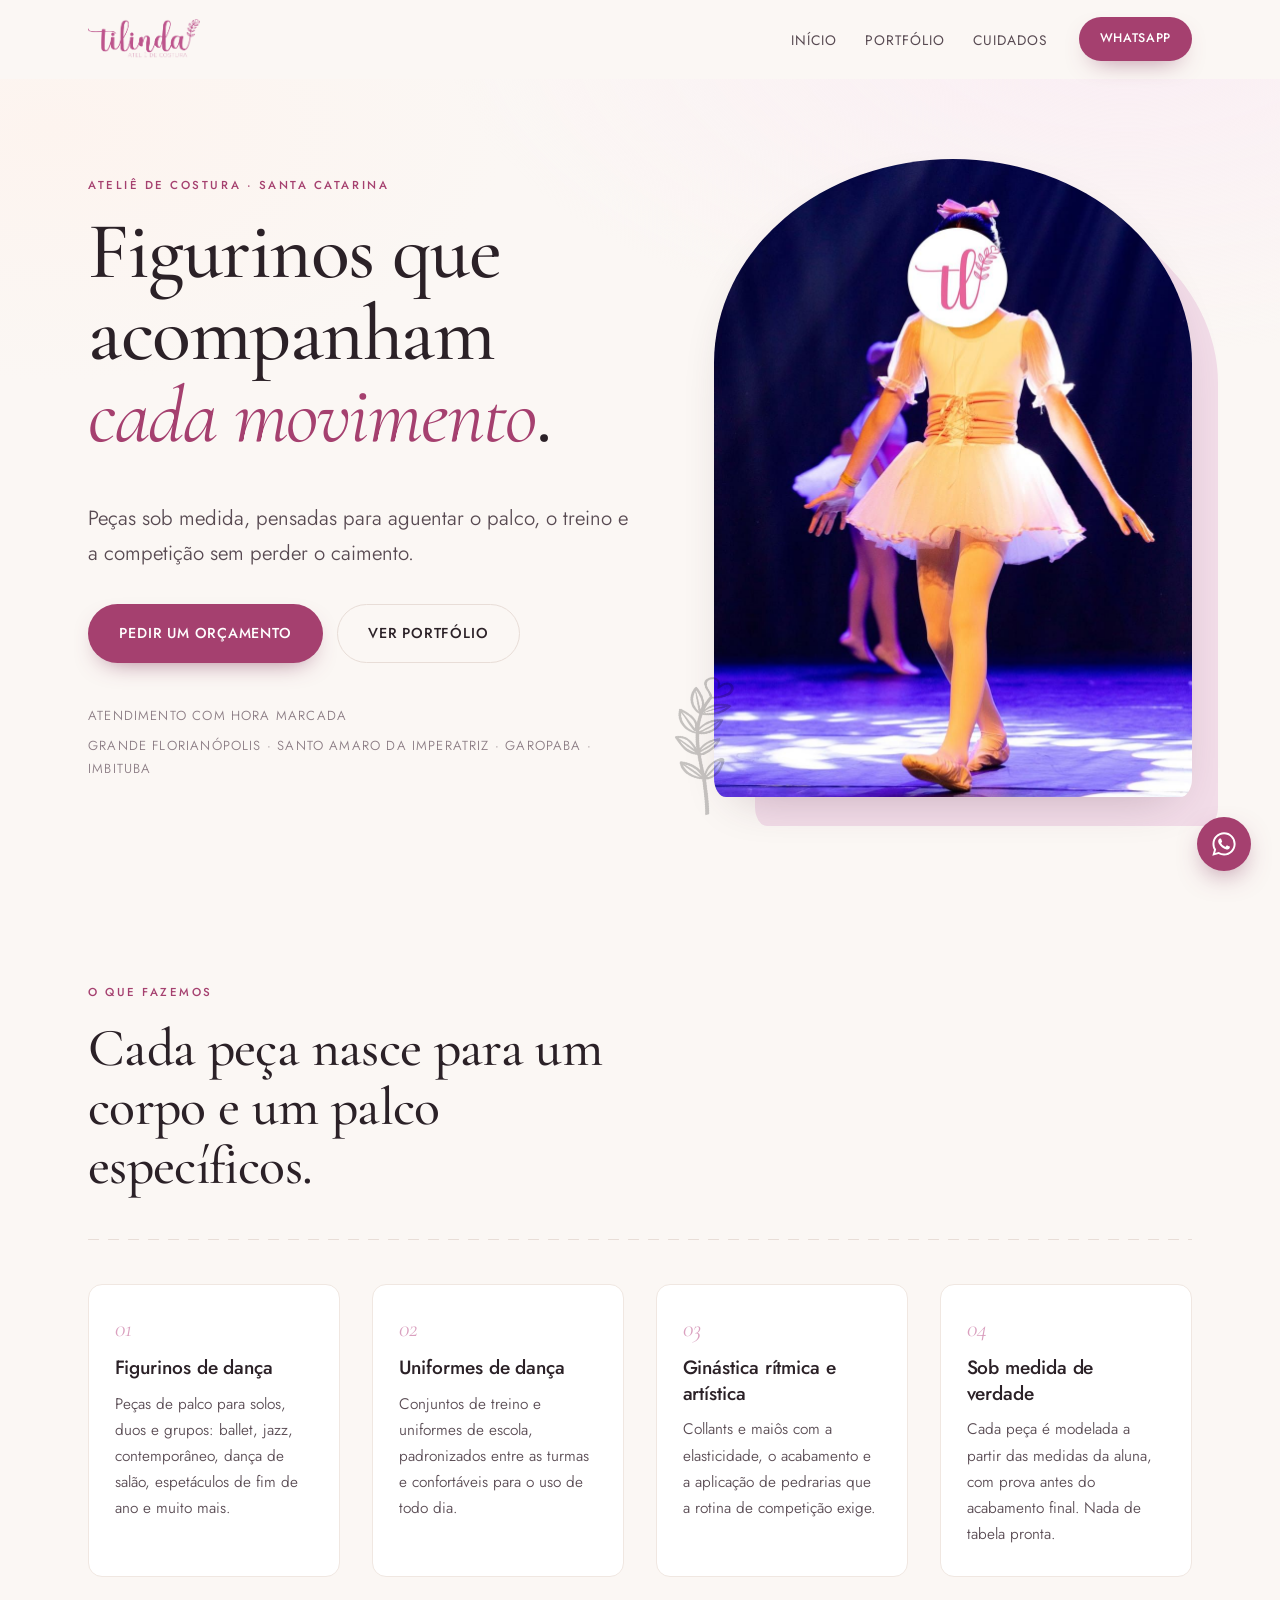
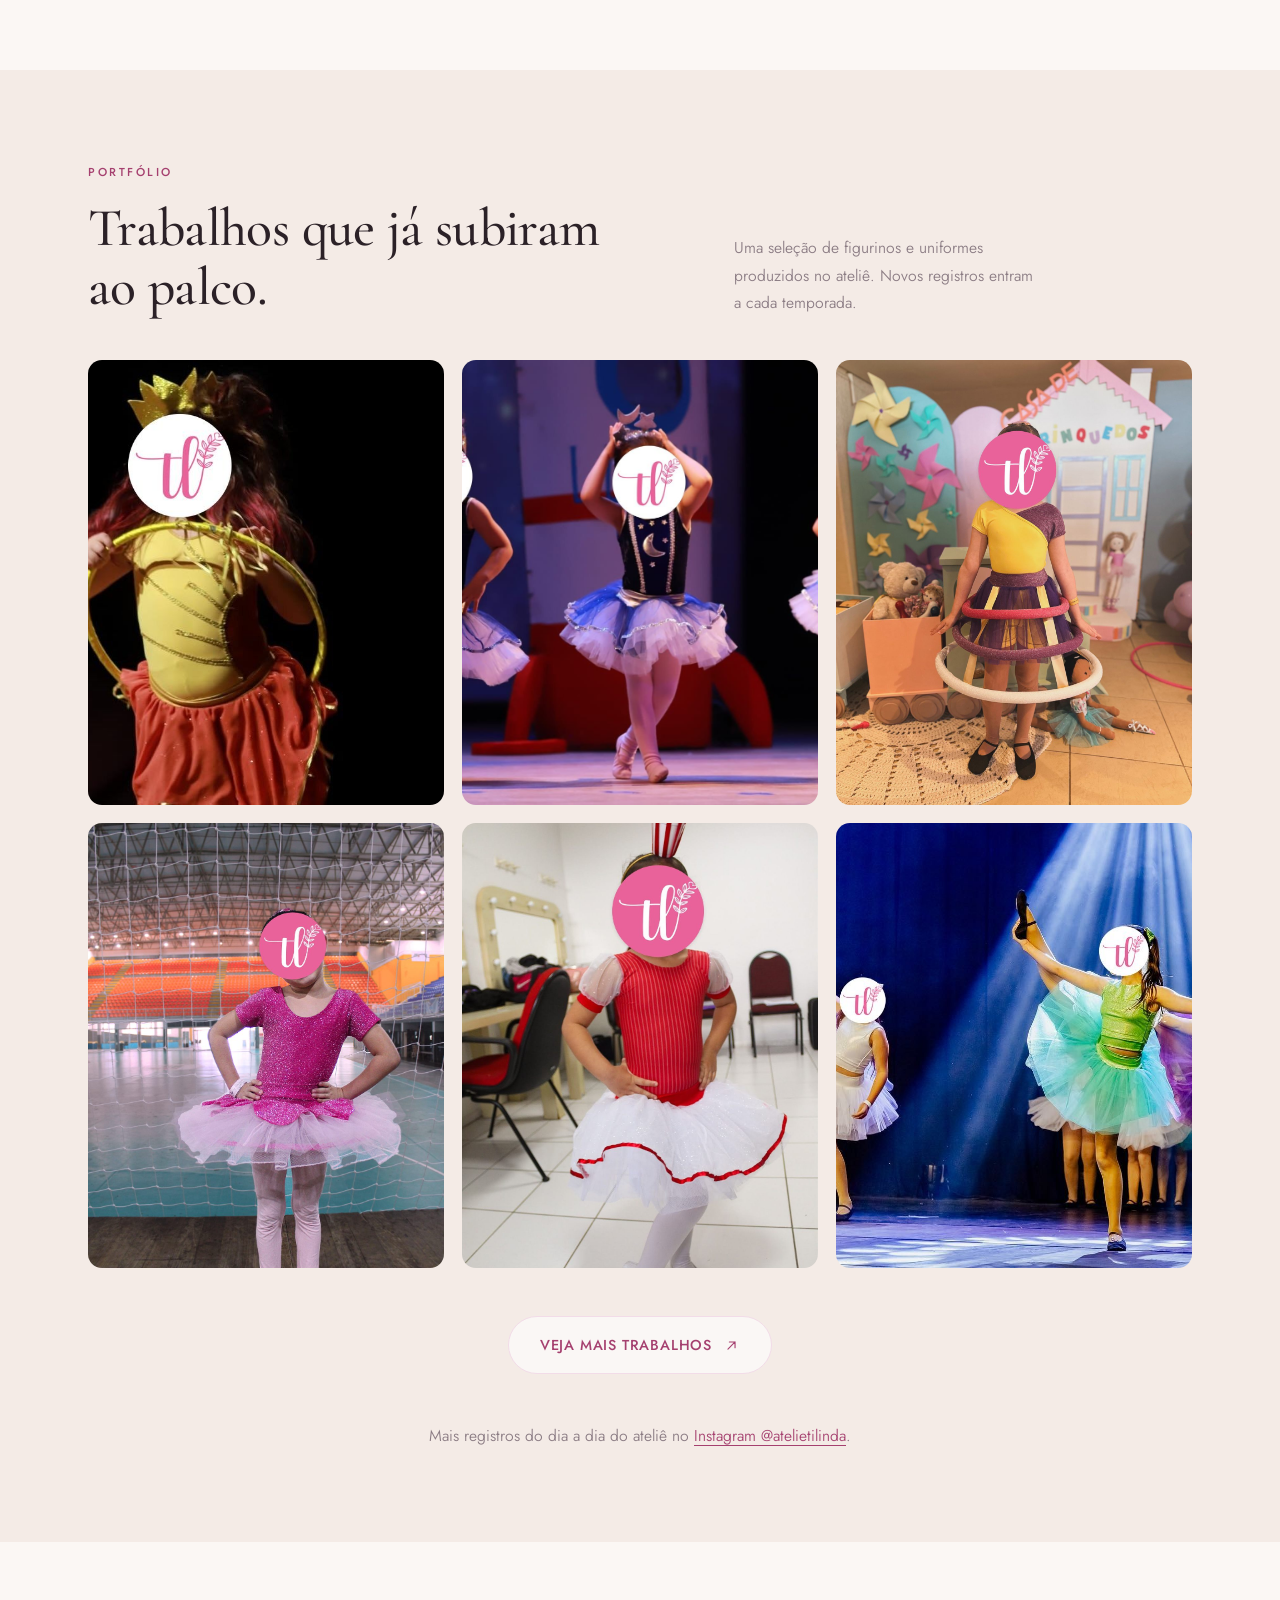
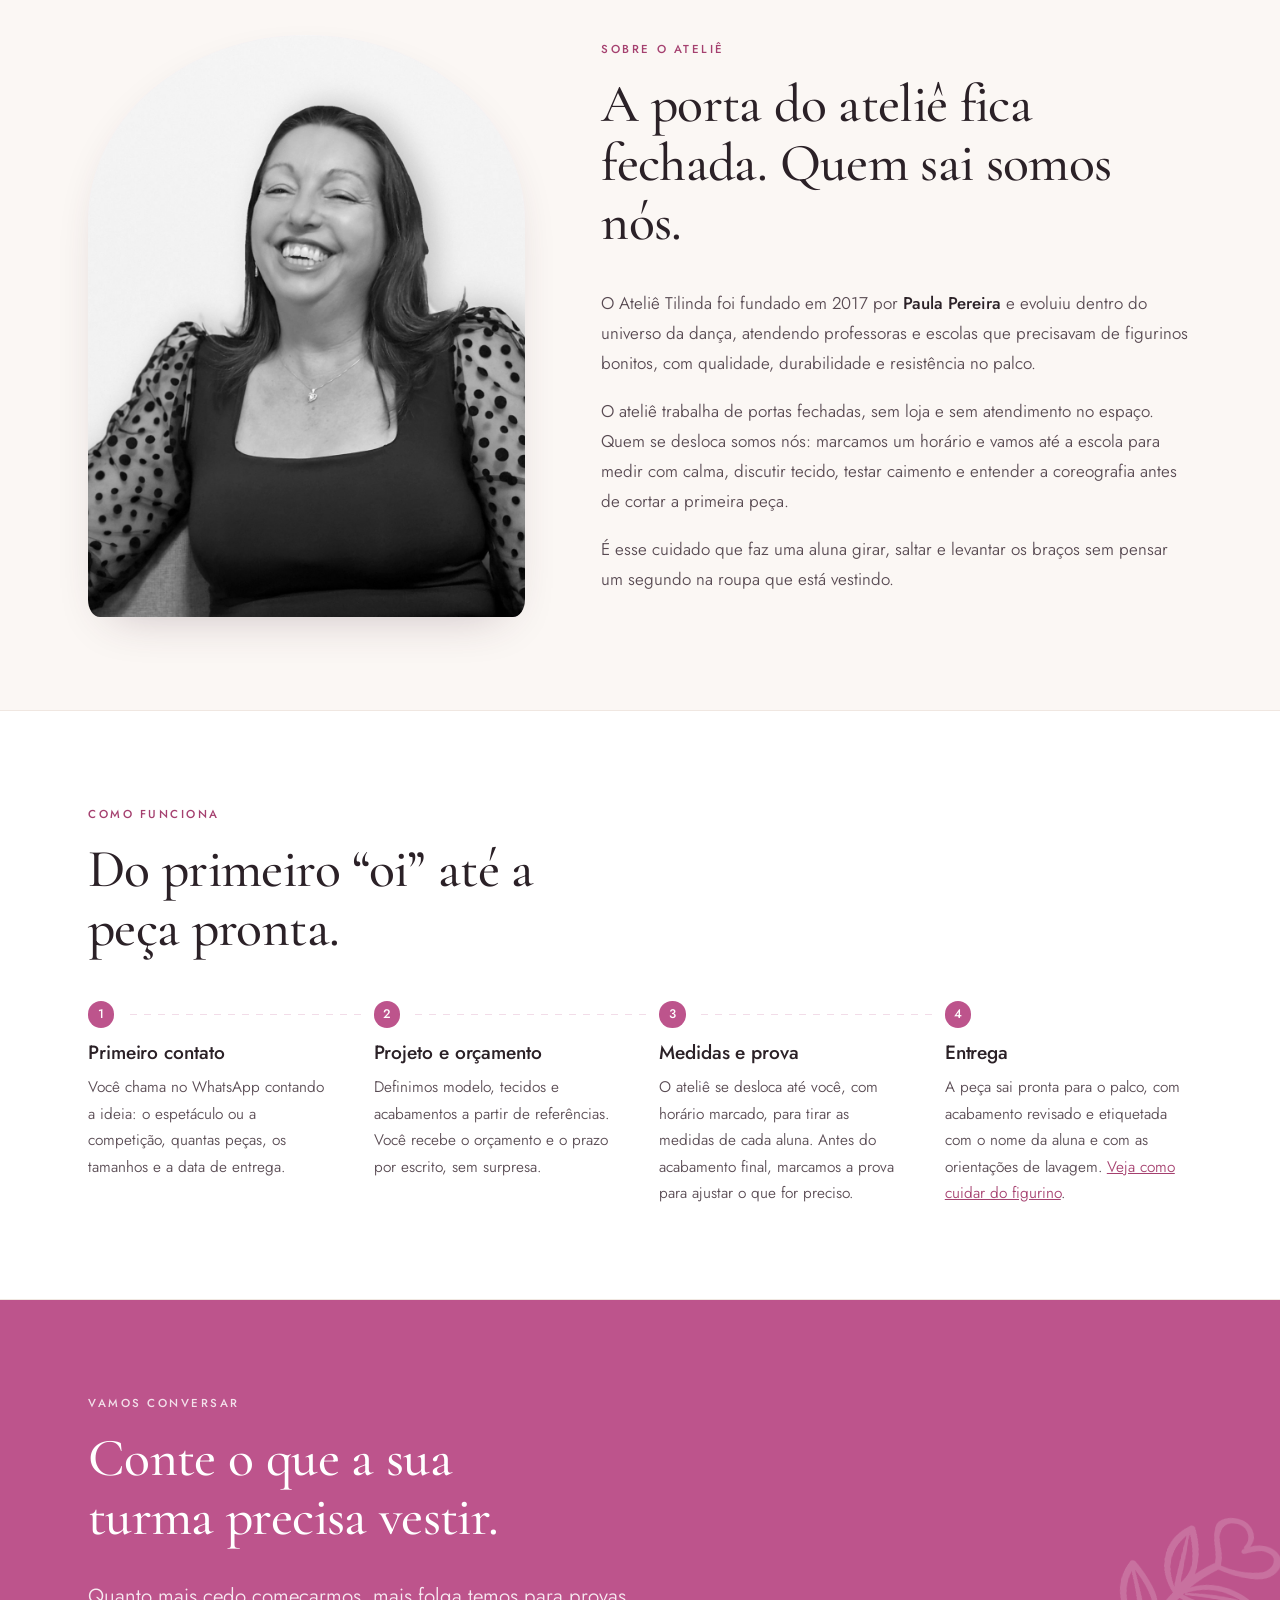
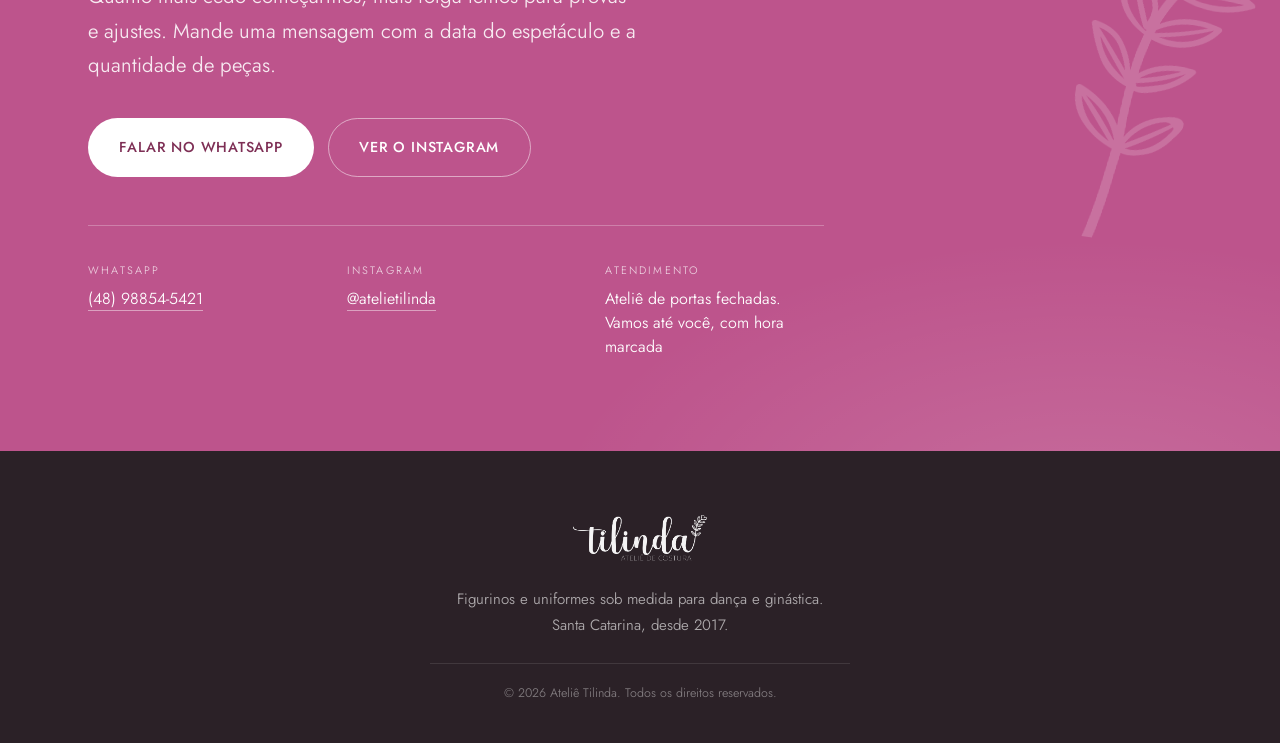
<file: index.html>
<!doctype html>
<html lang="pt-BR">
<head>
<meta charset="utf-8">
<meta name="viewport" content="width=device-width, initial-scale=1, viewport-fit=cover">
<title>Ateliê Tilinda | Figurinos e uniformes de dança e ginástica</title>
<meta name="description" content="Ateliê de costura em Santa Catarina especializado em figurinos e uniformes sob medida para dança e ginástica rítmica e artística. Atendimento com hora marcada na Grande Florianópolis, Santo Amaro da Imperatriz, Garopaba e Imbituba.">
<meta name="theme-color" content="#BD548C">

<meta property="og:type" content="website">
<meta property="og:locale" content="pt_BR">
<meta property="og:site_name" content="Ateliê Tilinda">
<meta property="og:title" content="Ateliê Tilinda | Figurinos e uniformes sob medida">
<meta property="og:description" content="Figurinos e uniformes de dança e ginástica rítmica e artística, feitos sob medida em Santa Catarina.">
<meta property="og:image" content="https://atelietilinda.github.io/assets/img/og-image.png">
<meta property="og:url" content="https://atelietilinda.github.io/">
<meta name="twitter:card" content="summary_large_image">

<link rel="canonical" href="https://atelietilinda.github.io/">
<link rel="icon" href="assets/img/favicon.png" type="image/png">
<link rel="apple-touch-icon" href="assets/img/apple-touch-icon.png">

<link rel="preconnect" href="https://fonts.googleapis.com">
<link rel="preconnect" href="https://fonts.gstatic.com" crossorigin>
<link href="https://fonts.googleapis.com/css2?family=Cormorant+Garamond:ital,wght@0,400;0,500;0,600;1,400&family=Jost:wght@300;400;500;600&display=swap" rel="stylesheet">

<link rel="stylesheet" href="assets/css/style.css">
<script>document.documentElement.classList.add('js');</script>
</head>
<body>

<a class="skip-link" href="#conteudo">Pular para o conteúdo</a>

<header class="site-header" id="topo">
  <div class="shell header-inner">
    <a class="brand" href="#inicio" aria-label="Ateliê Tilinda, início">
      <img src="assets/img/logo-tilinda-rosa.png" alt="Ateliê Tilinda" width="4049" height="1442">
    </a>

    <nav class="nav" id="nav" aria-label="Navegação principal">
      <ul>
        <li><a href="#inicio" aria-current="page">Início</a></li>
        <li><a href="portfolio.html">Portfólio</a></li>
        <li><a href="cuidados.html">Cuidados</a></li>
      </ul>
      <a class="btn btn-primary btn-sm nav-cta" href="https://wa.me/5548988545421?text=Ol%C3%A1%21%20Vim%20pelo%20site%20e%20gostaria%20de%20um%20or%C3%A7amento." target="_blank" rel="noopener">WhatsApp</a>
    </nav>

    <button class="nav-toggle" id="navToggle" aria-expanded="false" aria-controls="nav">
      <span class="nav-toggle-bars" aria-hidden="true"><i></i><i></i><i></i></span>
      <span class="sr-only">Abrir menu</span>
    </button>
  </div>
</header>

<main id="conteudo">

  <!-- ============ HERO ============ -->
  <section class="hero" id="inicio">
    <div class="shell hero-grid">
      <div class="hero-text reveal">
        <p class="eyebrow">Ateliê de costura · Santa Catarina</p>
        <h1>Figurinos que acompanham <em>cada movimento</em>.</h1>
        <p class="lead">
          Peças sob medida, pensadas para aguentar o palco, o treino e a competição
          sem perder o caimento.
        </p>
        <div class="hero-actions">
          <a class="btn btn-primary" href="https://wa.me/5548988545421?text=Ol%C3%A1%21%20Vim%20pelo%20site%20e%20gostaria%20de%20um%20or%C3%A7amento." target="_blank" rel="noopener">
            Pedir um orçamento
          </a>
          <a class="btn btn-ghost" href="#portfolio">Ver portfólio</a>
        </div>
        <p class="hero-meta">
          <span>Atendimento com hora marcada</span>
          <span>Grande Florianópolis · Santo Amaro da Imperatriz · Garopaba · Imbituba</span>
        </p>
      </div>

      <div class="hero-media reveal" data-delay="1">
        <figure class="media media-arch" id="fotoHero"
                data-placeholder="Foto de destaque"
                data-alt="Figurino de dança produzido pelo Ateliê Tilinda"></figure>
        <img class="hero-sprig" src="assets/img/ramo.png" alt="" aria-hidden="true" width="589" height="860">
      </div>
    </div>
  </section>

  <!-- ============ ESPECIALIDADES ============ -->
  <section class="especialidades" aria-labelledby="esp-titulo">
    <div class="shell">
      <div class="section-head reveal">
        <p class="eyebrow">O que fazemos</p>
        <h2 id="esp-titulo">Cada peça nasce para um corpo e um palco específicos.</h2>
      </div>

      <div class="seam" role="presentation"></div>

      <ul class="cards">
        <li class="card reveal">
          <span class="card-num">01</span>
          <h3>Figurinos de dança</h3>
          <p>Peças de palco para solos, duos e grupos: ballet, jazz, contemporâneo,
             dança de salão, espetáculos de fim de ano e muito mais.</p>
        </li>
        <li class="card reveal" data-delay="1">
          <span class="card-num">02</span>
          <h3>Uniformes de dança</h3>
          <p>Conjuntos de treino e uniformes de escola, padronizados entre as turmas
             e confortáveis para o uso de todo dia.</p>
        </li>
        <li class="card reveal" data-delay="2">
          <span class="card-num">03</span>
          <h3>Ginástica rítmica e artística</h3>
          <p>Collants e maiôs com a elasticidade, o acabamento e a aplicação de
             pedrarias que a rotina de competição exige.</p>
        </li>
        <li class="card reveal" data-delay="3">
          <span class="card-num">04</span>
          <h3>Sob medida de verdade</h3>
          <p>Cada peça é modelada a partir das medidas da aluna, com prova antes do
             acabamento final. Nada de tabela pronta.</p>
        </li>
      </ul>
    </div>
  </section>

  <!-- ============ PORTFÓLIO ============ -->
  <section class="portfolio" id="portfolio" aria-labelledby="portfolio-titulo">
    <div class="shell">
      <div class="section-head section-head-split reveal">
        <div>
          <p class="eyebrow">Portfólio</p>
          <h2 id="portfolio-titulo">Trabalhos que já subiram ao palco.</h2>
        </div>
        <p class="section-aside">
          Uma seleção de figurinos e uniformes produzidos no ateliê.
          Novos registros entram a cada temporada.
        </p>
      </div>

      <div class="galeria galeria-home" id="galeria" data-limite="6" data-vazios="6" aria-live="polite"></div>

      <p class="galeria-mais reveal" id="galeriaMais" hidden>
        <a class="link-mais" href="portfolio.html">
          Veja mais trabalhos
          <svg viewBox="0 0 24 24" aria-hidden="true" focusable="false">
            <path d="M7 17 17 7M9 7h8v8" fill="none" stroke="currentColor" stroke-width="1.6"
                  stroke-linecap="round" stroke-linejoin="round"/>
          </svg>
        </a>
      </p>

      <p class="galeria-rodape reveal">
        Mais registros do dia a dia do ateliê no
        <a href="https://www.instagram.com/atelietilinda/" target="_blank" rel="noopener">Instagram @atelietilinda</a>.
      </p>
    </div>
  </section>

  <!-- ============ SOBRE ============ -->
  <section class="sobre" id="sobre" aria-labelledby="sobre-titulo">
    <div class="shell sobre-grid">
      <div class="sobre-media reveal">
        <figure class="media media-arch" id="fotoSobre"
                data-placeholder="Foto da Paula"
                data-alt="Paula Pereira, fundadora do Ateliê Tilinda"></figure>
      </div>

      <div class="sobre-text reveal" data-delay="1">
        <p class="eyebrow">Sobre o ateliê</p>
        <h2 id="sobre-titulo">A porta do ateliê fica fechada. Quem sai somos nós.</h2>
        <p>
          O Ateliê Tilinda foi fundado em 2017 por <strong>Paula Pereira</strong> e evoluiu
          dentro do universo da dança, atendendo professoras e escolas que precisavam de
          figurinos bonitos, com qualidade, durabilidade e resistência no palco.
        </p>
        <p>
          O ateliê trabalha de portas fechadas, sem loja e sem atendimento no espaço.
          Quem se desloca somos nós: marcamos um horário e vamos até a escola para
          medir com calma, discutir tecido, testar caimento e entender a coreografia
          antes de cortar a primeira peça.
        </p>
        <p>
          É esse cuidado que faz uma aluna girar, saltar e levantar os braços sem pensar
          um segundo na roupa que está vestindo.
        </p>
      </div>
    </div>
  </section>

  <!-- ============ COMO FUNCIONA ============ -->
  <section class="processo" id="como-funciona" aria-labelledby="processo-titulo">
    <div class="shell">
      <div class="section-head reveal">
        <p class="eyebrow">Como funciona</p>
        <h2 id="processo-titulo">Do primeiro “oi” até a peça pronta.</h2>
      </div>

      <ol class="passos">
        <li class="passo reveal">
          <span class="passo-num">1</span>
          <h3>Primeiro contato</h3>
          <p>Você chama no WhatsApp contando a ideia: o espetáculo ou a competição,
             quantas peças, os tamanhos e a data de entrega.</p>
        </li>
        <li class="passo reveal" data-delay="1">
          <span class="passo-num">2</span>
          <h3>Projeto e orçamento</h3>
          <p>Definimos modelo, tecidos e acabamentos a partir de referências.
             Você recebe o orçamento e o prazo por escrito, sem surpresa.</p>
        </li>
        <li class="passo reveal" data-delay="2">
          <span class="passo-num">3</span>
          <h3>Medidas e prova</h3>
          <p>O ateliê se desloca até você, com horário marcado, para tirar as medidas
             de cada aluna. Antes do acabamento final, marcamos a prova para ajustar o
             que for preciso.</p>
        </li>
        <li class="passo reveal" data-delay="3">
          <span class="passo-num">4</span>
          <h3>Entrega</h3>
          <p>A peça sai pronta para o palco, com acabamento revisado e etiquetada
             com o nome da aluna e com as orientações de lavagem.
             <a href="cuidados.html">Veja como cuidar do figurino</a>.</p>
        </li>
      </ol>
    </div>
  </section>

  <!-- ============ CONTATO ============ -->
  <section class="contato" id="contato" aria-labelledby="contato-titulo">
    <div class="shell contato-inner">
      <img class="contato-sprig" src="assets/img/ramo-branco.png" alt="" aria-hidden="true" width="589" height="860">

      <div class="contato-text reveal">
        <p class="eyebrow eyebrow-light">Vamos conversar</p>
        <h2 id="contato-titulo">Conte o que a sua turma precisa vestir.</h2>
        <p class="lead">
          Quanto mais cedo começarmos, mais folga temos para provas e ajustes.
          Mande uma mensagem com a data do espetáculo e a quantidade de peças.
        </p>

        <div class="contato-actions">
          <a class="btn btn-light" href="https://wa.me/5548988545421?text=Ol%C3%A1%21%20Vim%20pelo%20site%20e%20gostaria%20de%20um%20or%C3%A7amento." target="_blank" rel="noopener">
            Falar no WhatsApp
          </a>
          <a class="btn btn-outline-light" href="https://www.instagram.com/atelietilinda/" target="_blank" rel="noopener">
            Ver o Instagram
          </a>
        </div>

        <dl class="contato-dados">
          <div>
            <dt>WhatsApp</dt>
            <dd><a href="https://wa.me/5548988545421" target="_blank" rel="noopener">(48) 98854-5421</a></dd>
          </div>
          <div>
            <dt>Instagram</dt>
            <dd><a href="https://www.instagram.com/atelietilinda/" target="_blank" rel="noopener">@atelietilinda</a></dd>
          </div>
          <div>
            <dt>Atendimento</dt>
            <dd>Ateliê de portas fechadas. Vamos até você, com hora marcada</dd>
          </div>
        </dl>
      </div>
    </div>
  </section>

</main>

<footer class="site-footer">
  <div class="shell footer-inner">
    <img class="footer-logo" src="assets/img/logo-tilinda-branco.png" alt="Ateliê Tilinda" width="4049" height="1442">
    <p class="footer-tag">Figurinos e uniformes sob medida para dança e ginástica.<br>Santa Catarina, desde 2017.</p>
    <p class="footer-legal">© <span id="ano">2026</span> Ateliê Tilinda. Todos os direitos reservados.</p>
  </div>
</footer>

<!-- Lightbox da galeria -->
<div class="lightbox" id="lightbox" role="dialog" aria-modal="true" aria-label="Imagem ampliada" hidden>
  <button class="lightbox-close" id="lbClose" aria-label="Fechar">&times;</button>
  <button class="lightbox-nav lightbox-prev" id="lbPrev" aria-label="Imagem anterior">&#8249;</button>
  <figure class="lightbox-figure">
    <img id="lbImg" alt="">
    <figcaption id="lbCap"></figcaption>
  </figure>
  <button class="lightbox-nav lightbox-next" id="lbNext" aria-label="Próxima imagem">&#8250;</button>
</div>

<a class="whats-float" href="https://wa.me/5548988545421?text=Ol%C3%A1%21%20Vim%20pelo%20site%20e%20gostaria%20de%20um%20or%C3%A7amento." target="_blank" rel="noopener" aria-label="Falar no WhatsApp">
  <svg viewBox="0 0 24 24" aria-hidden="true" focusable="false">
    <path d="M12.04 2C6.58 2 2.13 6.45 2.13 11.91c0 1.75.46 3.45 1.32 4.95L2 22l5.25-1.38a9.9 9.9 0 0 0 4.79 1.22h.01c5.46 0 9.91-4.45 9.91-9.91 0-2.65-1.03-5.14-2.9-7.01A9.82 9.82 0 0 0 12.04 2Zm0 18.15h-.01a8.2 8.2 0 0 1-4.19-1.15l-.3-.18-3.12.82.83-3.04-.2-.31a8.17 8.17 0 0 1-1.26-4.38c0-4.54 3.7-8.23 8.25-8.23 2.2 0 4.27.86 5.83 2.42a8.19 8.19 0 0 1 2.41 5.82c0 4.54-3.7 8.23-8.24 8.23Zm4.52-6.16c-.25-.12-1.47-.72-1.69-.81-.23-.08-.39-.12-.56.13-.17.24-.64.8-.79.97-.14.16-.29.18-.54.06-.25-.12-1.05-.39-1.99-1.23-.74-.66-1.23-1.47-1.38-1.72-.14-.25-.01-.38.11-.5.11-.11.25-.29.37-.43.13-.15.17-.25.25-.41.08-.17.04-.31-.02-.43-.06-.12-.56-1.34-.76-1.84-.2-.48-.41-.42-.56-.43h-.48c-.17 0-.43.06-.66.31-.23.25-.86.85-.86 2.07 0 1.22.89 2.4 1.01 2.56.12.17 1.74 2.66 4.22 3.73.59.25 1.05.4 1.41.52.59.19 1.13.16 1.56.1.47-.07 1.47-.6 1.67-1.18.21-.58.21-1.07.15-1.18-.06-.1-.23-.16-.48-.29Z"/>
  </svg>
</a>

<script type="application/ld+json">
{
  "@context": "https://schema.org",
  "@type": "LocalBusiness",
  "name": "Ateliê Tilinda",
  "url": "https://atelietilinda.github.io/",
  "description": "Ateliê de costura especializado em figurinos e uniformes sob medida para dança e ginástica rítmica e artística.",
  "foundingDate": "2017",
  "founder": { "@type": "Person", "name": "Paula Pereira" },
  "image": "https://atelietilinda.github.io/assets/img/og-image.png",
  "telephone": "+5548988545421",
  "sameAs": ["https://www.instagram.com/atelietilinda/"],
  "address": { "@type": "PostalAddress", "addressRegion": "SC", "addressCountry": "BR" },
  "areaServed": [
    { "@type": "City", "name": "Florianópolis" },
    { "@type": "City", "name": "São José" },
    { "@type": "City", "name": "Palhoça" },
    { "@type": "City", "name": "Santo Amaro da Imperatriz" },
    { "@type": "City", "name": "Garopaba" },
    { "@type": "City", "name": "Imbituba" }
  ],
  "knowsAbout": ["Figurinos de dança", "Uniformes de dança", "Ginástica rítmica", "Ginástica artística", "Costura sob medida"]
}
</script>

<script src="assets/js/galeria.js"></script>
<script src="assets/js/main.js"></script>
</body>
</html>
</file>
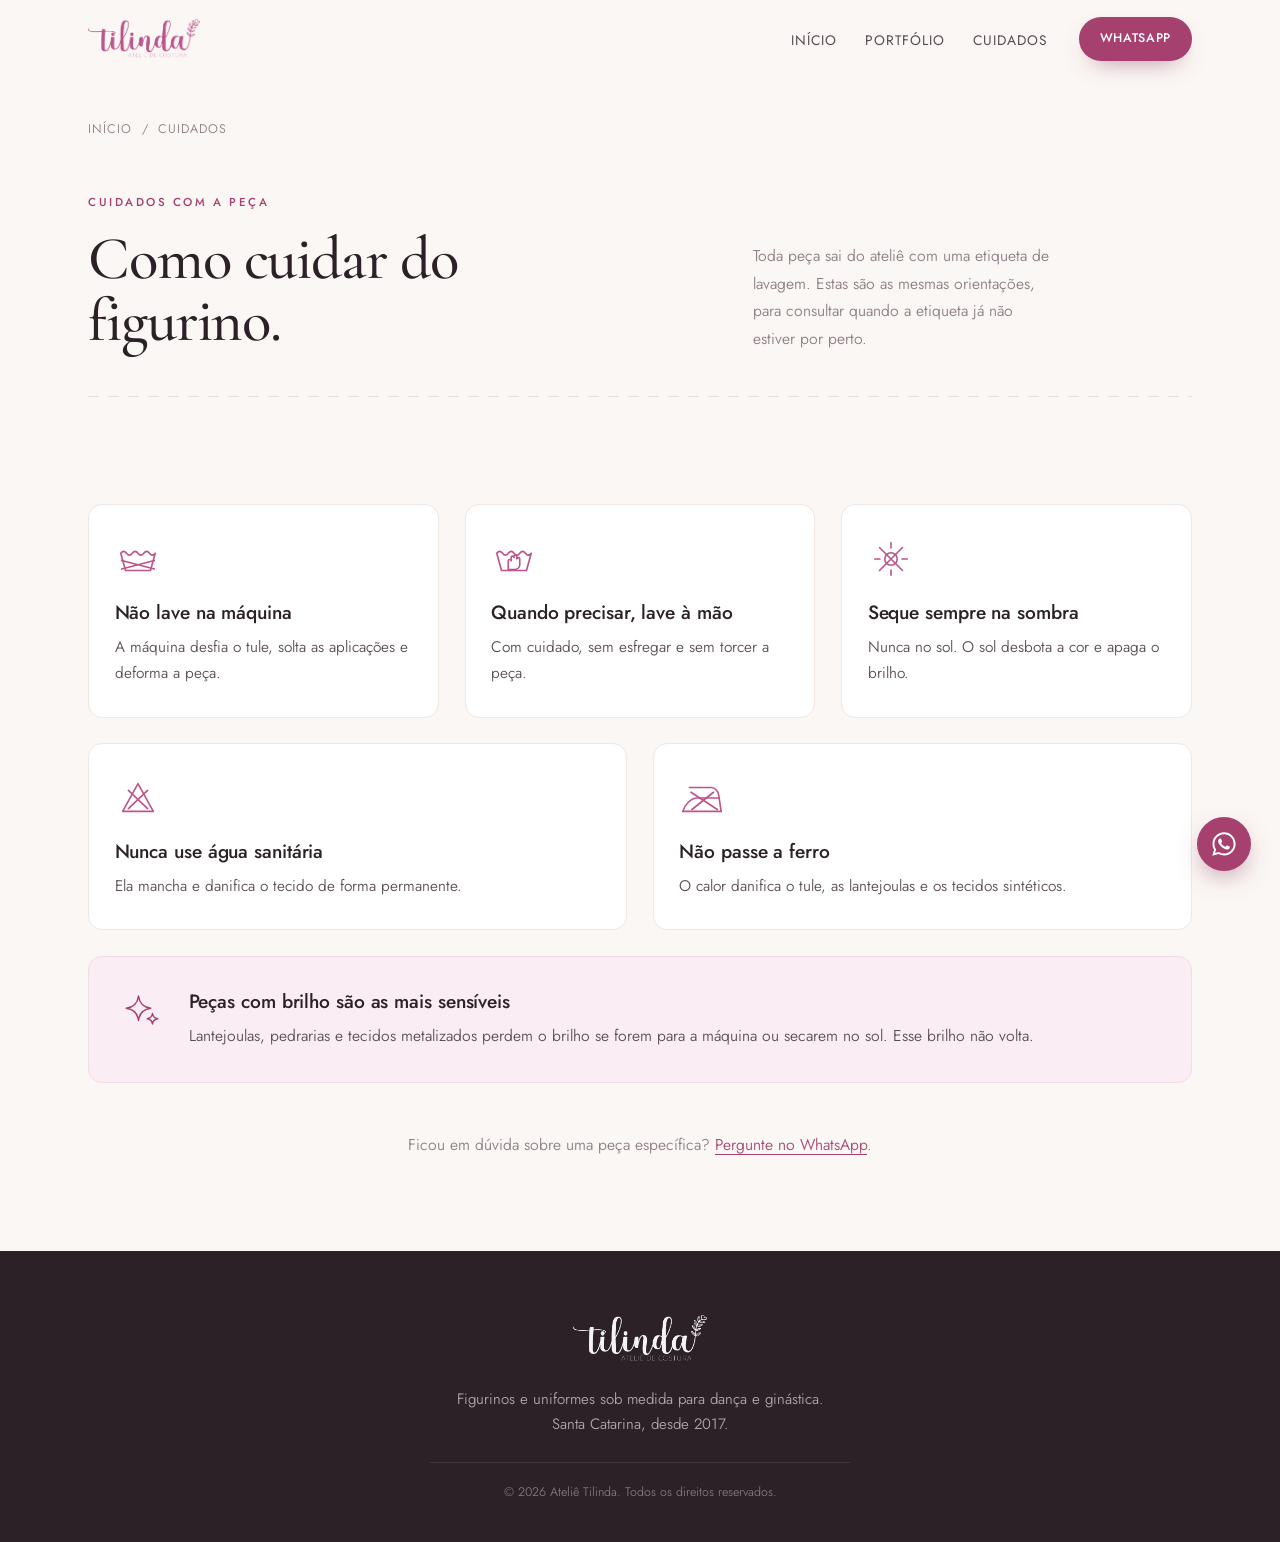
<file: cuidados.html>
<!doctype html>
<html lang="pt-BR">
<head>
<meta charset="utf-8">
<meta name="viewport" content="width=device-width, initial-scale=1, viewport-fit=cover">
<title>Cuidados com o figurino | Ateliê Tilinda</title>
<meta name="description" content="Como lavar e conservar figurinos e uniformes de dança e ginástica: não lavar na máquina, lavar à mão, secar na sombra e nunca usar água sanitária.">
<meta name="theme-color" content="#BD548C">

<meta property="og:type" content="article">
<meta property="og:locale" content="pt_BR">
<meta property="og:site_name" content="Ateliê Tilinda">
<meta property="og:title" content="Cuidados com o figurino | Ateliê Tilinda">
<meta property="og:description" content="As mesmas orientações da etiqueta, para consultar na hora de lavar.">
<meta property="og:image" content="https://atelietilinda.github.io/assets/img/og-image.png">
<meta property="og:url" content="https://atelietilinda.github.io/cuidados.html">
<meta name="twitter:card" content="summary_large_image">

<link rel="canonical" href="https://atelietilinda.github.io/cuidados.html">
<link rel="icon" href="assets/img/favicon.png" type="image/png">
<link rel="apple-touch-icon" href="assets/img/apple-touch-icon.png">

<link rel="preconnect" href="https://fonts.googleapis.com">
<link rel="preconnect" href="https://fonts.gstatic.com" crossorigin>
<link href="https://fonts.googleapis.com/css2?family=Cormorant+Garamond:ital,wght@0,400;0,500;0,600;1,400&family=Jost:wght@300;400;500;600&display=swap" rel="stylesheet">

<link rel="stylesheet" href="assets/css/style.css">
<script>document.documentElement.classList.add('js');</script>
</head>
<body>

<a class="skip-link" href="#conteudo">Pular para o conteúdo</a>

<header class="site-header">
  <div class="shell header-inner">
    <a class="brand" href="index.html" aria-label="Ateliê Tilinda, início">
      <img src="assets/img/logo-tilinda-rosa.png" alt="Ateliê Tilinda" width="4049" height="1442">
    </a>

    <nav class="nav" id="nav" aria-label="Navegação principal">
      <ul>
        <li><a href="index.html">Início</a></li>
        <li><a href="portfolio.html">Portfólio</a></li>
        <li><a href="cuidados.html" aria-current="page">Cuidados</a></li>
      </ul>
      <a class="btn btn-primary btn-sm nav-cta" href="https://wa.me/5548988545421?text=Ol%C3%A1%21%20Vim%20pelo%20site%20e%20gostaria%20de%20um%20or%C3%A7amento." target="_blank" rel="noopener">WhatsApp</a>
    </nav>

    <button class="nav-toggle" id="navToggle" aria-expanded="false" aria-controls="nav">
      <span class="nav-toggle-bars" aria-hidden="true"><i></i><i></i><i></i></span>
      <span class="sr-only">Abrir menu</span>
    </button>
  </div>
</header>

<main id="conteudo">

  <section class="pagina-topo">
    <div class="shell">
      <nav class="migalhas" aria-label="Você está em">
        <a href="index.html">Início</a>
        <span aria-hidden="true">/</span>
        <span>Cuidados</span>
      </nav>

      <div class="pagina-topo-grid reveal">
        <div>
          <p class="eyebrow">Cuidados com a peça</p>
          <h1>Como cuidar do figurino.</h1>
        </div>
        <p class="section-aside">
          Toda peça sai do ateliê com uma etiqueta de lavagem. Estas são as mesmas
          orientações, para consultar quando a etiqueta já não estiver por perto.
        </p>
      </div>

      <div class="seam" role="presentation"></div>
    </div>
  </section>

  <section class="cuidados">
    <div class="shell">

      <ul class="regras">

        <li class="regra reveal">
          <svg viewBox="0 0 48 48" aria-hidden="true" focusable="false">
            <path d="M6 18 q3 -4 6 0 t6 0 t6 0 t6 0 t6 0 t6 0 L37 36 H11 Z"/>
            <path d="M7 25.5 L41 34.5 M7 34.5 L41 25.5"/>
          </svg>
          <h3>Não lave na máquina</h3>
          <p>A máquina desfia o tule, solta as aplicações e deforma a peça.</p>
        </li>

        <li class="regra reveal" data-delay="1">
          <svg viewBox="0 0 48 48" aria-hidden="true" focusable="false">
            <path d="M6 18 q3 -4 6 0 t6 0 t6 0 t6 0 t6 0 t6 0 L37 36 H11 Z"/>
            <path d="M18 35 V26 a1.5 1.5 0 0 1 3 0 V22.5 a1.5 1.5 0 0 1 3 0 V21.5 a1.5 1.5 0 0 1 3 0 V24 a1.5 1.5 0 0 1 3 0 V30 C30 33 27.5 35 24 35 Z"/>
          </svg>
          <h3>Quando precisar, lave à mão</h3>
          <p>Com cuidado, sem esfregar e sem torcer a peça.</p>
        </li>

        <li class="regra reveal" data-delay="2">
          <svg viewBox="0 0 48 48" aria-hidden="true" focusable="false">
            <circle cx="24" cy="24" r="6.5"/>
            <path d="M24 12.5 V7 M24 41 V35.5 M12.5 24 H7 M41 24 H35.5"/>
            <path d="M12 12 L36 36 M36 12 L12 36"/>
          </svg>
          <h3>Seque sempre na sombra</h3>
          <p>Nunca no sol. O sol desbota a cor e apaga o brilho.</p>
        </li>

        <li class="regra reveal" data-delay="3">
          <svg viewBox="0 0 48 48" aria-hidden="true" focusable="false">
            <path d="M24 9 L40 38 H8 Z"/>
            <path d="M14 16 L34 35 M34 16 L14 35"/>
          </svg>
          <h3>Nunca use água sanitária</h3>
          <p>Ela mancha e danifica o tecido de forma permanente.</p>
        </li>

        <li class="regra reveal">
          <svg viewBox="0 0 48 48" aria-hidden="true" focusable="false">
            <path d="M4 38 H44"/>
            <path d="M4 38 C6.5 30.5 12 24 19.5 24 H41.5"/>
            <path d="M11 13 H33.5 C38 13 41 17 41.5 21.5 L44 38"/>
            <path d="M12.5 18 L40 36 M36 18 L13.5 36"/>
          </svg>
          <h3>Não passe a ferro</h3>
          <p>O calor danifica o tule, as lantejoulas e os tecidos sintéticos.</p>
        </li>

      </ul>

      <div class="aviso reveal">
        <svg viewBox="0 0 48 48" aria-hidden="true" focusable="false">
          <path d="M20 8 C21 16 26 21 34 22 C26 23 21 28 20 36 C19 28 14 23 6 22 C14 21 19 16 20 8 Z"/>
          <path d="M36 28 C36.5 31.5 38.5 33.5 42 34 C38.5 34.5 36.5 36.5 36 40 C35.5 36.5 33.5 34.5 30 34 C33.5 33.5 35.5 31.5 36 28 Z"/>
        </svg>
        <div class="aviso-texto">
          <h3>Peças com brilho são as mais sensíveis</h3>
          <p>
            Lantejoulas, pedrarias e tecidos metalizados perdem o brilho se forem
            para a máquina ou secarem no sol. Esse brilho não volta.
          </p>
        </div>
      </div>

      <p class="cuidados-rodape reveal">
        Ficou em dúvida sobre uma peça específica?
        <a href="https://wa.me/5548988545421?text=Ol%C3%A1%21%20Tenho%20uma%20d%C3%BAvida%20sobre%20como%20cuidar%20de%20um%20figurino." target="_blank" rel="noopener">Pergunte no WhatsApp</a>.
      </p>

    </div>
  </section>

</main>

<footer class="site-footer">
  <div class="shell footer-inner">
    <img class="footer-logo" src="assets/img/logo-tilinda-branco.png" alt="Ateliê Tilinda" width="4049" height="1442">
    <p class="footer-tag">Figurinos e uniformes sob medida para dança e ginástica.<br>Santa Catarina, desde 2017.</p>
    <p class="footer-legal">© <span id="ano">2026</span> Ateliê Tilinda. Todos os direitos reservados.</p>
  </div>
</footer>

<a class="whats-float" href="https://wa.me/5548988545421?text=Ol%C3%A1%21%20Vim%20pelo%20site%20e%20gostaria%20de%20um%20or%C3%A7amento." target="_blank" rel="noopener" aria-label="Falar no WhatsApp">
  <svg viewBox="0 0 24 24" aria-hidden="true" focusable="false">
    <path d="M12.04 2C6.58 2 2.13 6.45 2.13 11.91c0 1.75.46 3.45 1.32 4.95L2 22l5.25-1.38a9.9 9.9 0 0 0 4.79 1.22h.01c5.46 0 9.91-4.45 9.91-9.91 0-2.65-1.03-5.14-2.9-7.01A9.82 9.82 0 0 0 12.04 2Zm0 18.15h-.01a8.2 8.2 0 0 1-4.19-1.15l-.3-.18-3.12.82.83-3.04-.2-.31a8.17 8.17 0 0 1-1.26-4.38c0-4.54 3.7-8.23 8.25-8.23 2.2 0 4.27.86 5.83 2.42a8.19 8.19 0 0 1 2.41 5.82c0 4.54-3.7 8.23-8.24 8.23Zm4.52-6.16c-.25-.12-1.47-.72-1.69-.81-.23-.08-.39-.12-.56.13-.17.24-.64.8-.79.97-.14.16-.29.18-.54.06-.25-.12-1.05-.39-1.99-1.23-.74-.66-1.23-1.47-1.38-1.72-.14-.25-.01-.38.11-.5.11-.11.25-.29.37-.43.13-.15.17-.25.25-.41.08-.17.04-.31-.02-.43-.06-.12-.56-1.34-.76-1.84-.2-.48-.41-.42-.56-.43h-.48c-.17 0-.43.06-.66.31-.23.25-.86.85-.86 2.07 0 1.22.89 2.4 1.01 2.56.12.17 1.74 2.66 4.22 3.73.59.25 1.05.4 1.41.52.59.19 1.13.16 1.56.1.47-.07 1.47-.6 1.67-1.18.21-.58.21-1.07.15-1.18-.06-.1-.23-.16-.48-.29Z"/>
  </svg>
</a>

<script src="assets/js/main.js"></script>
</body>
</html>
</file>
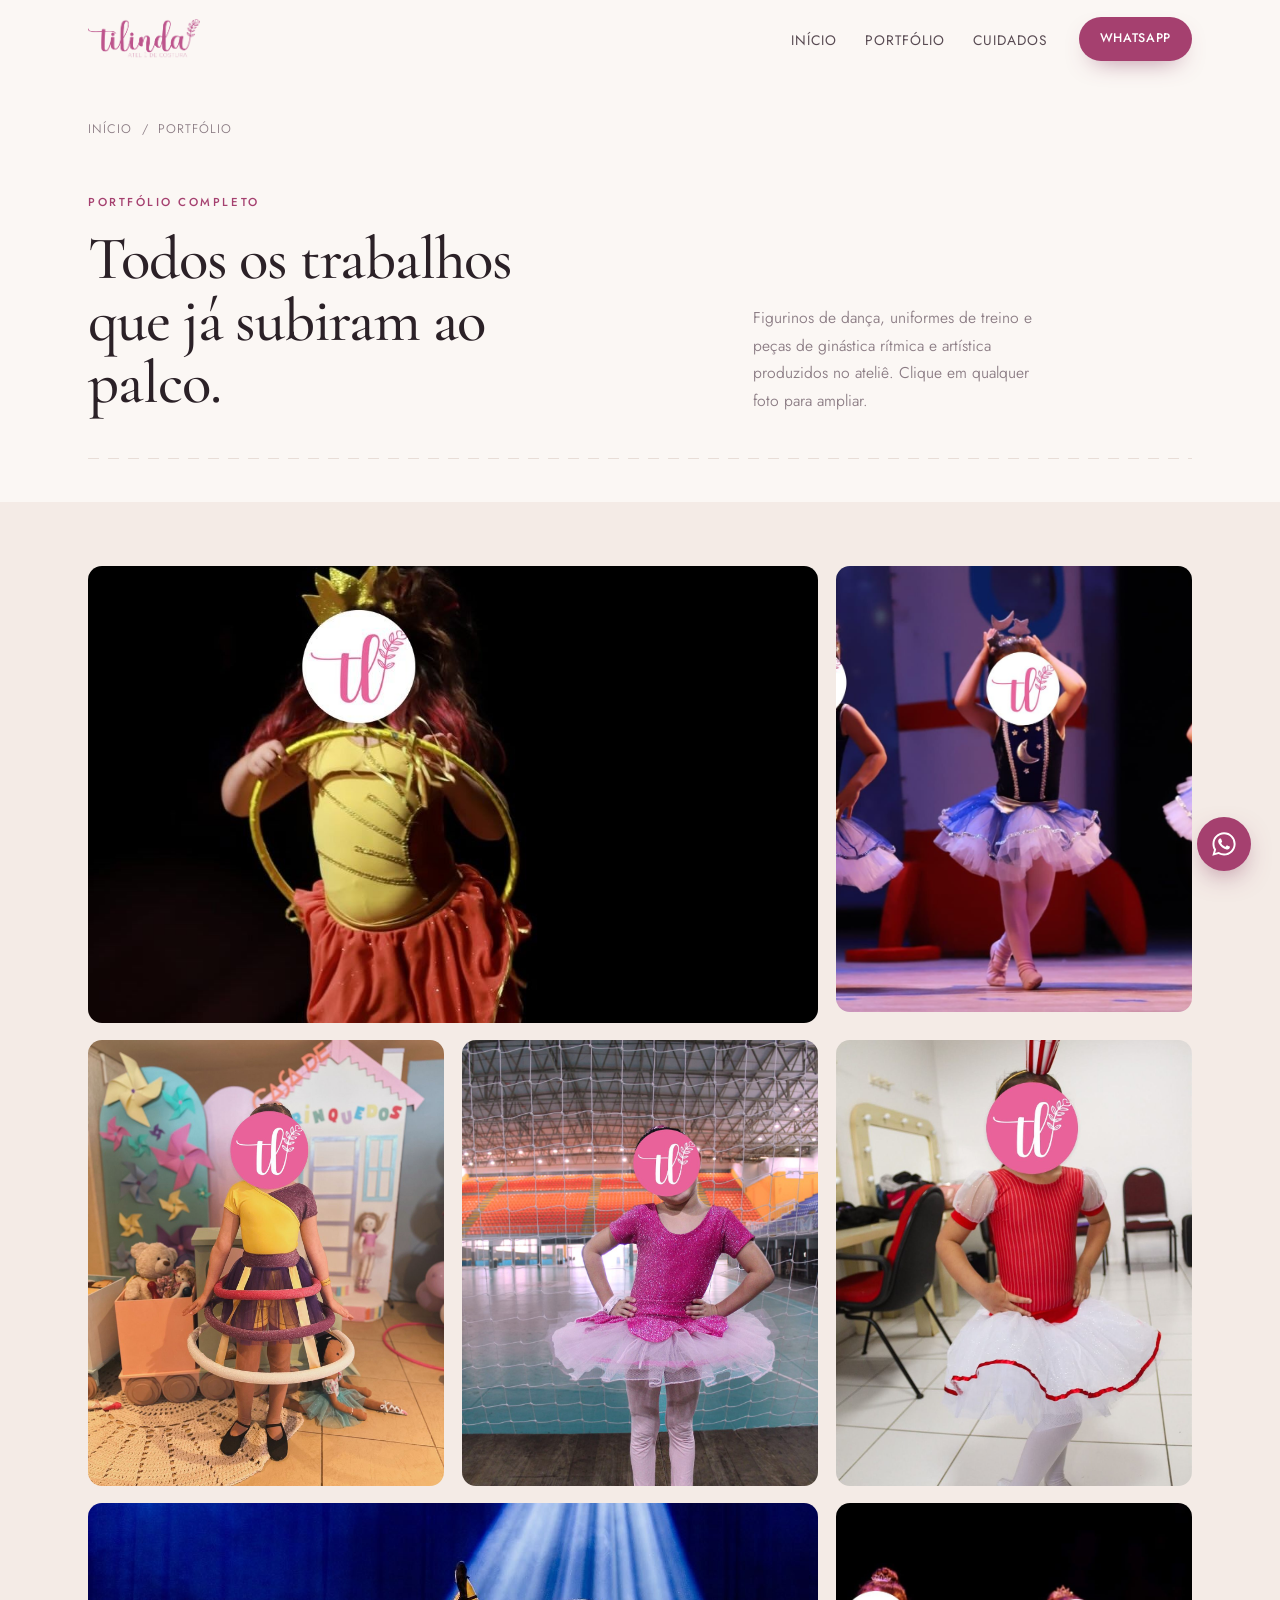
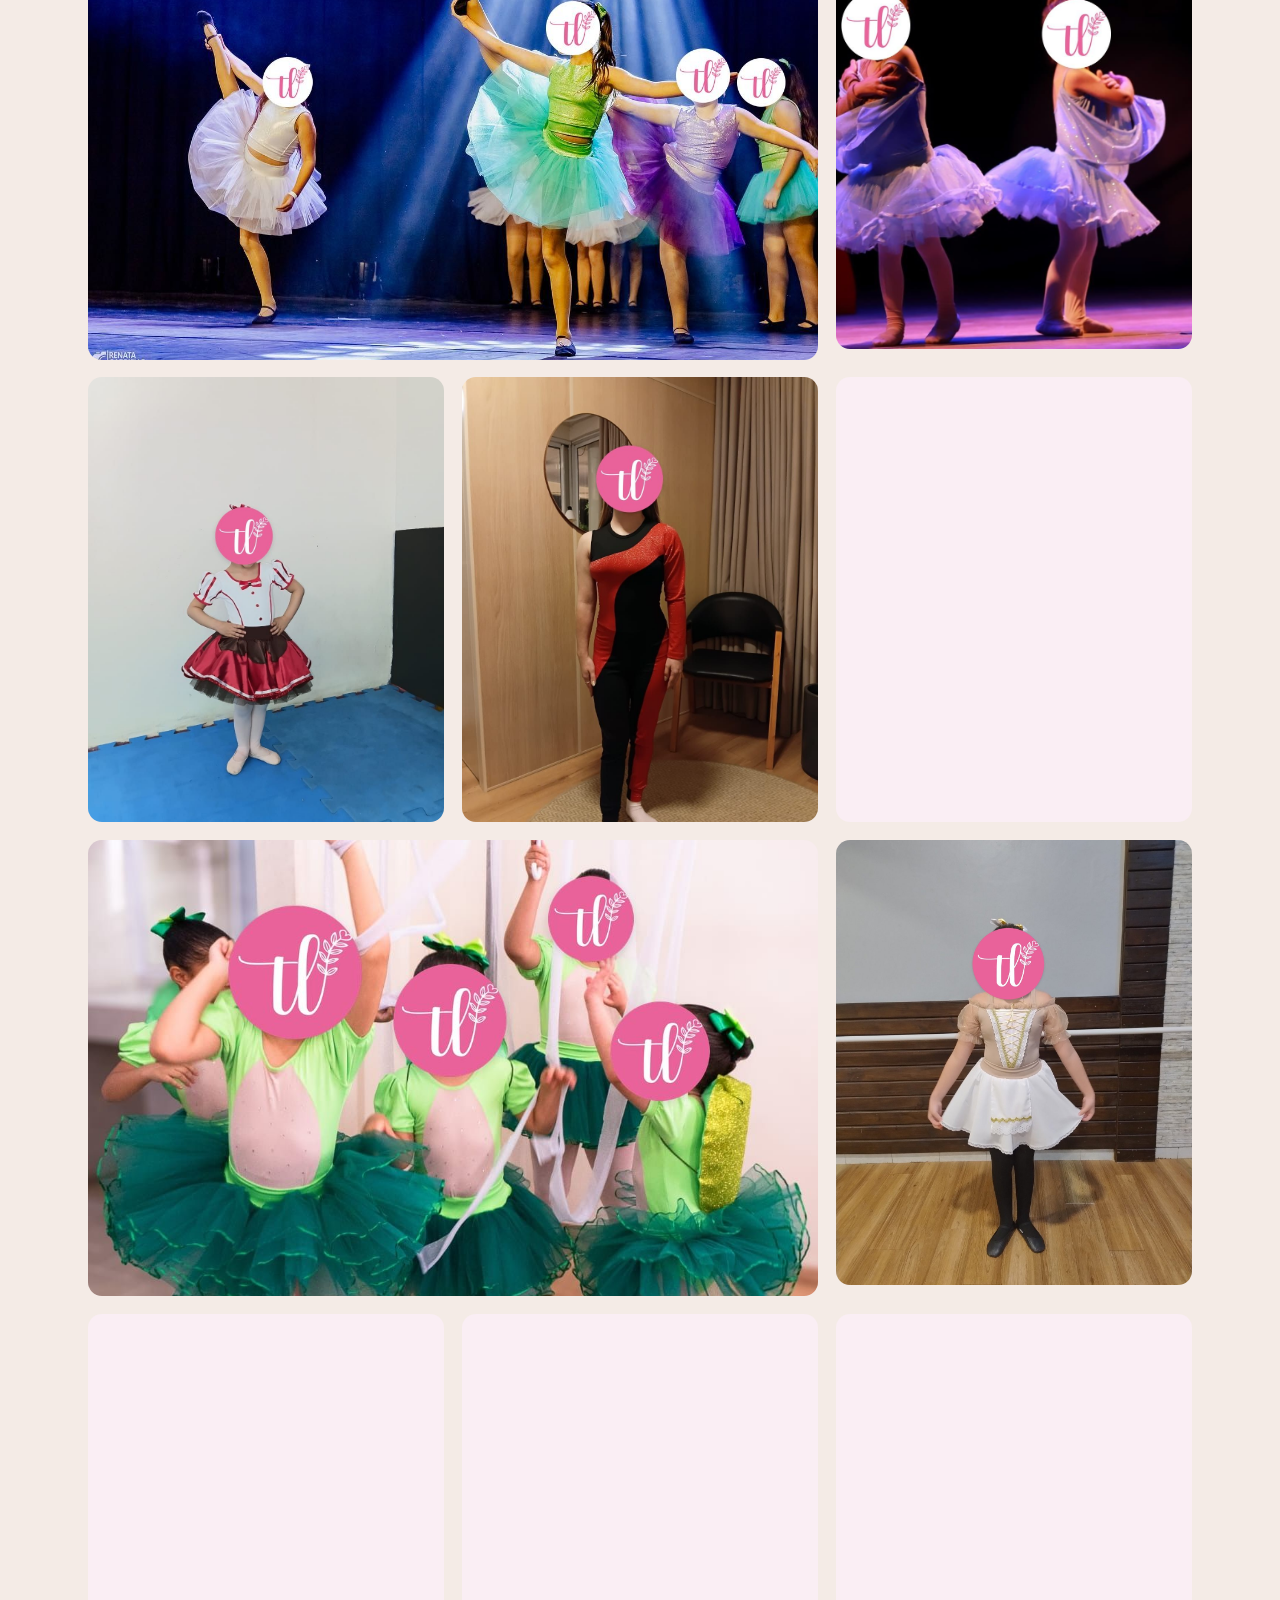
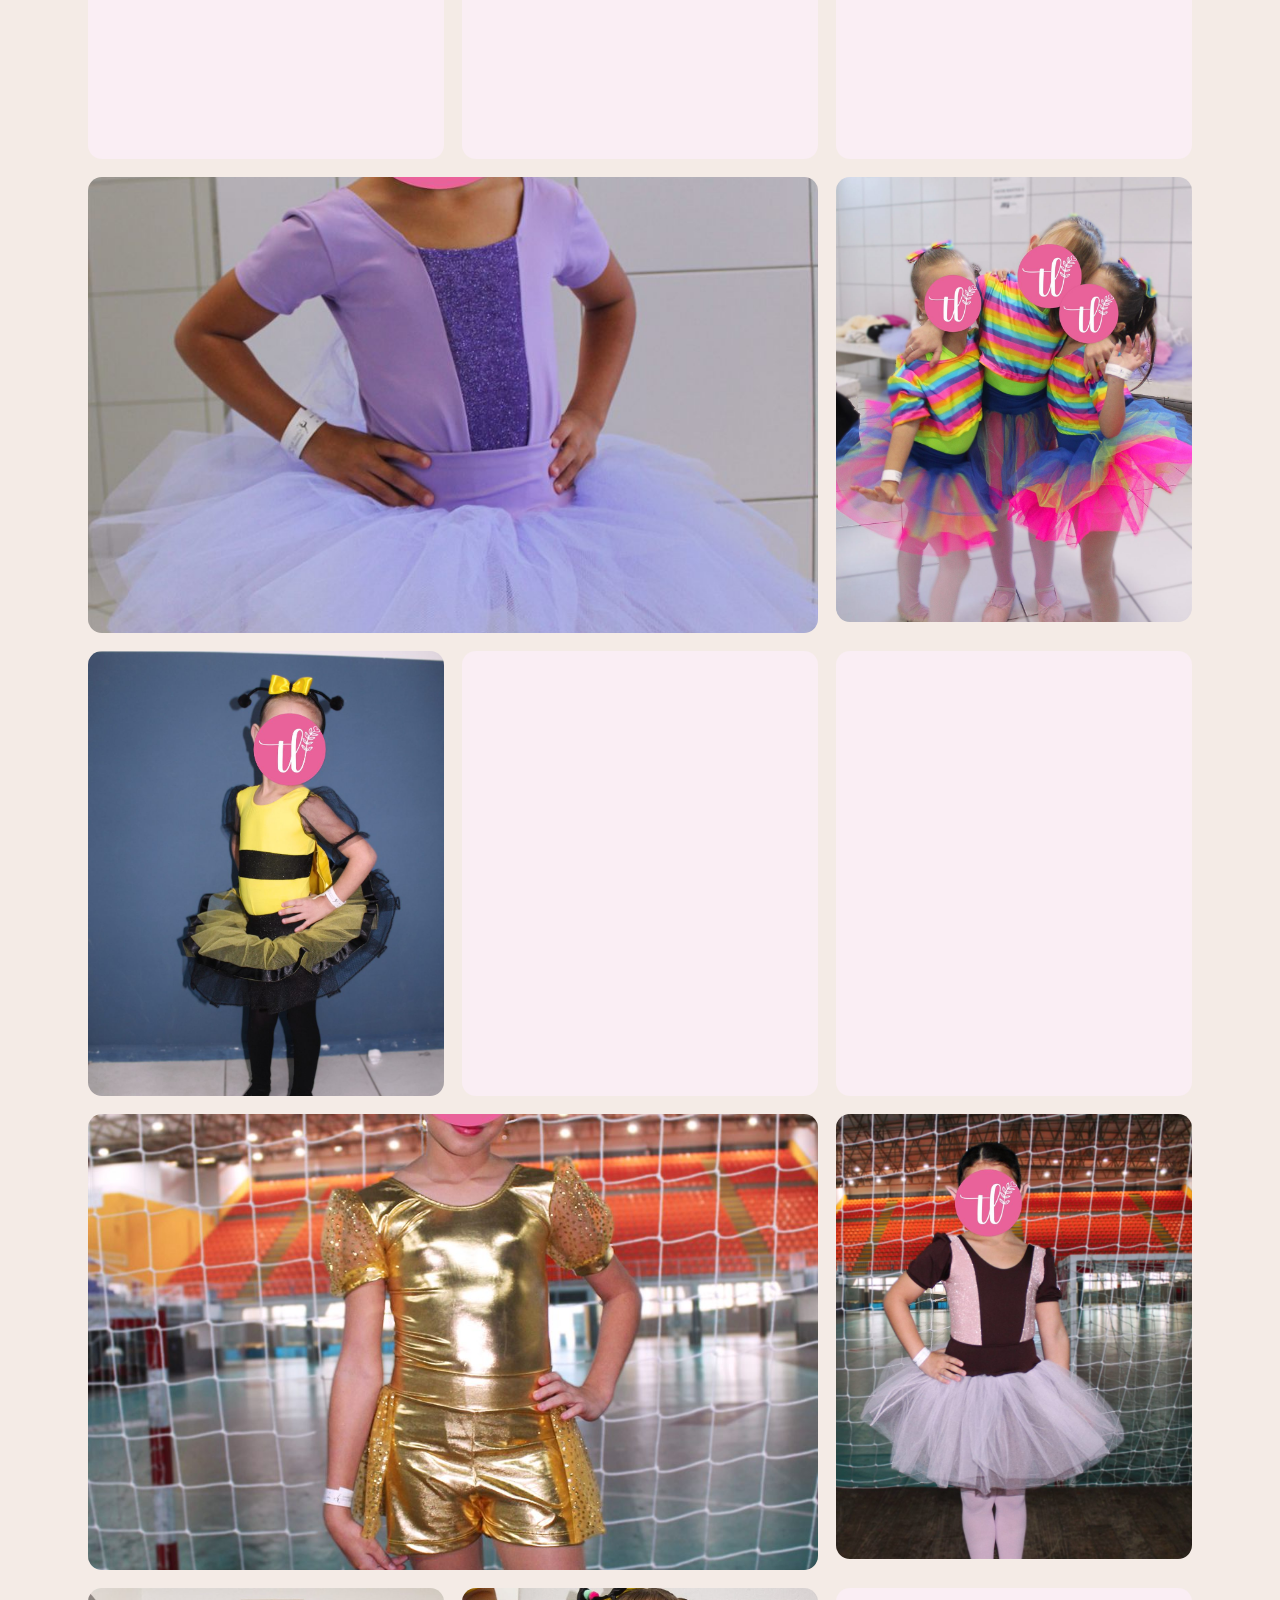
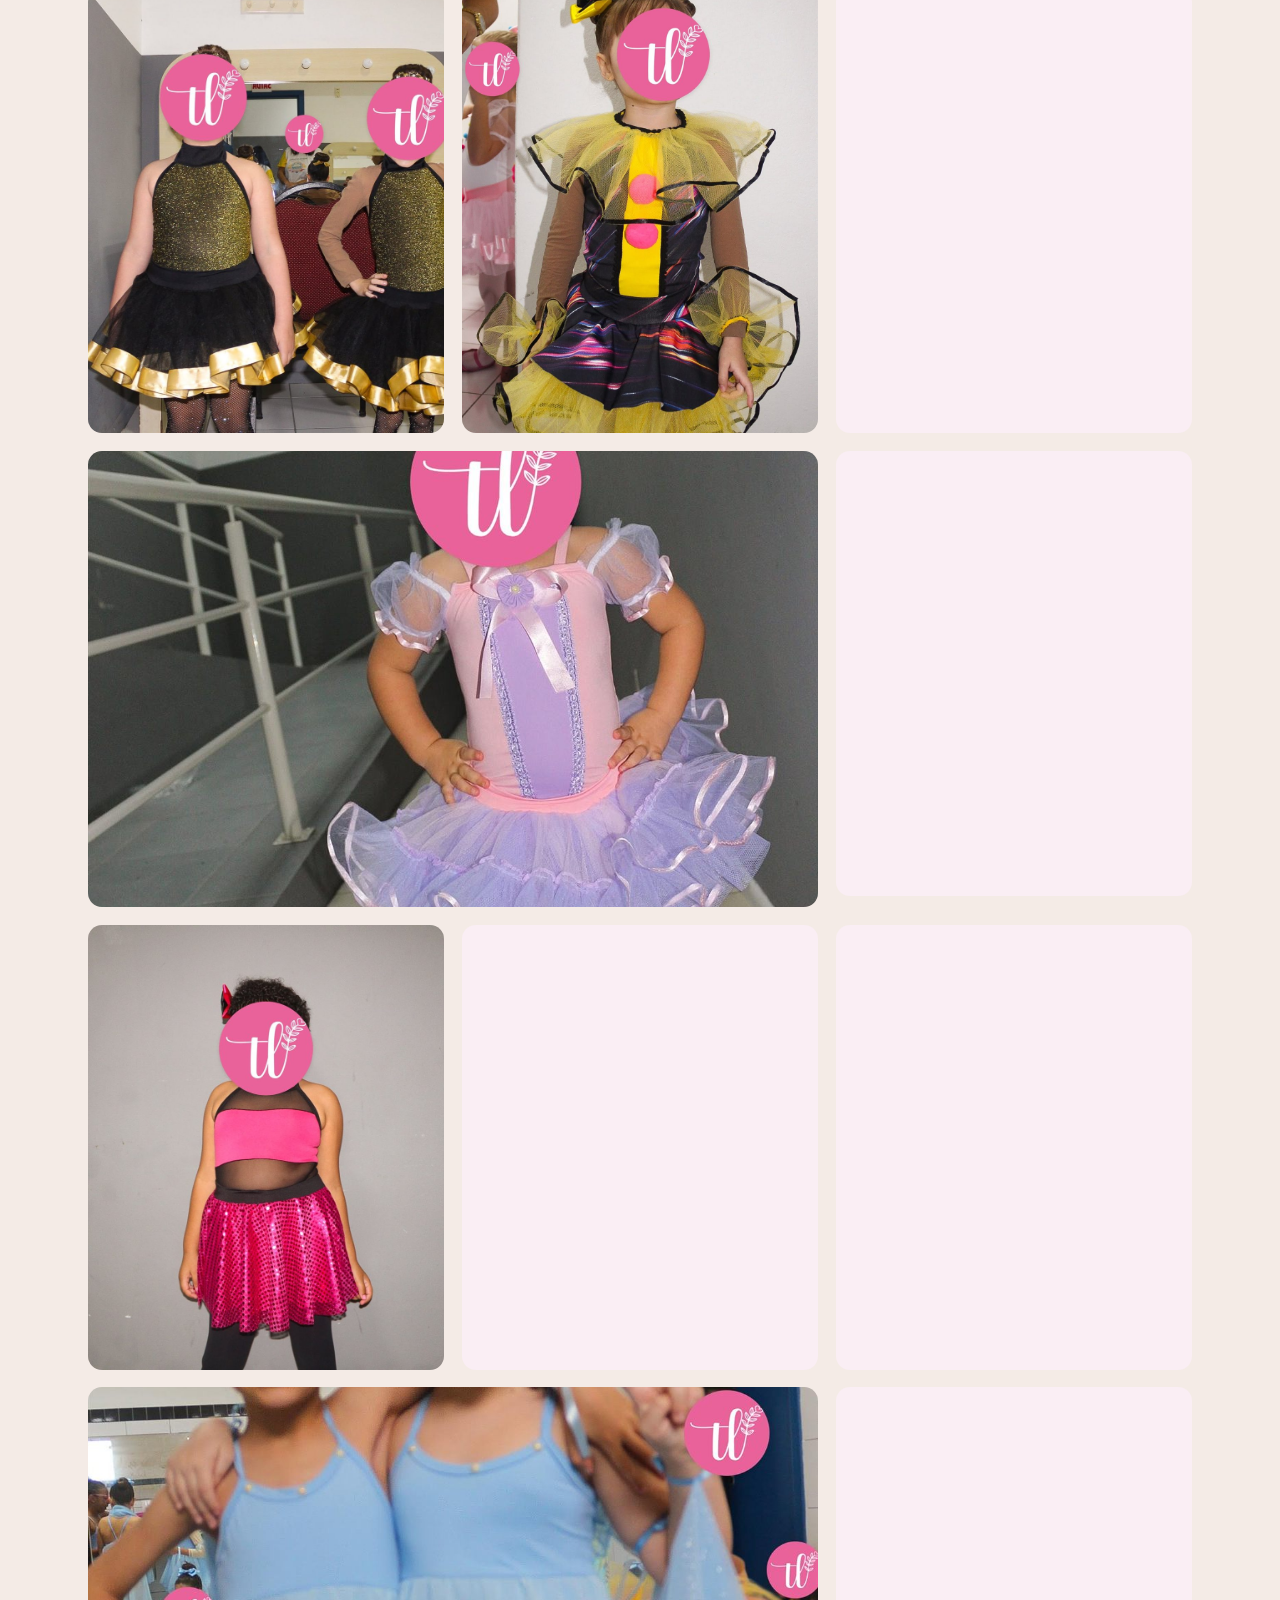
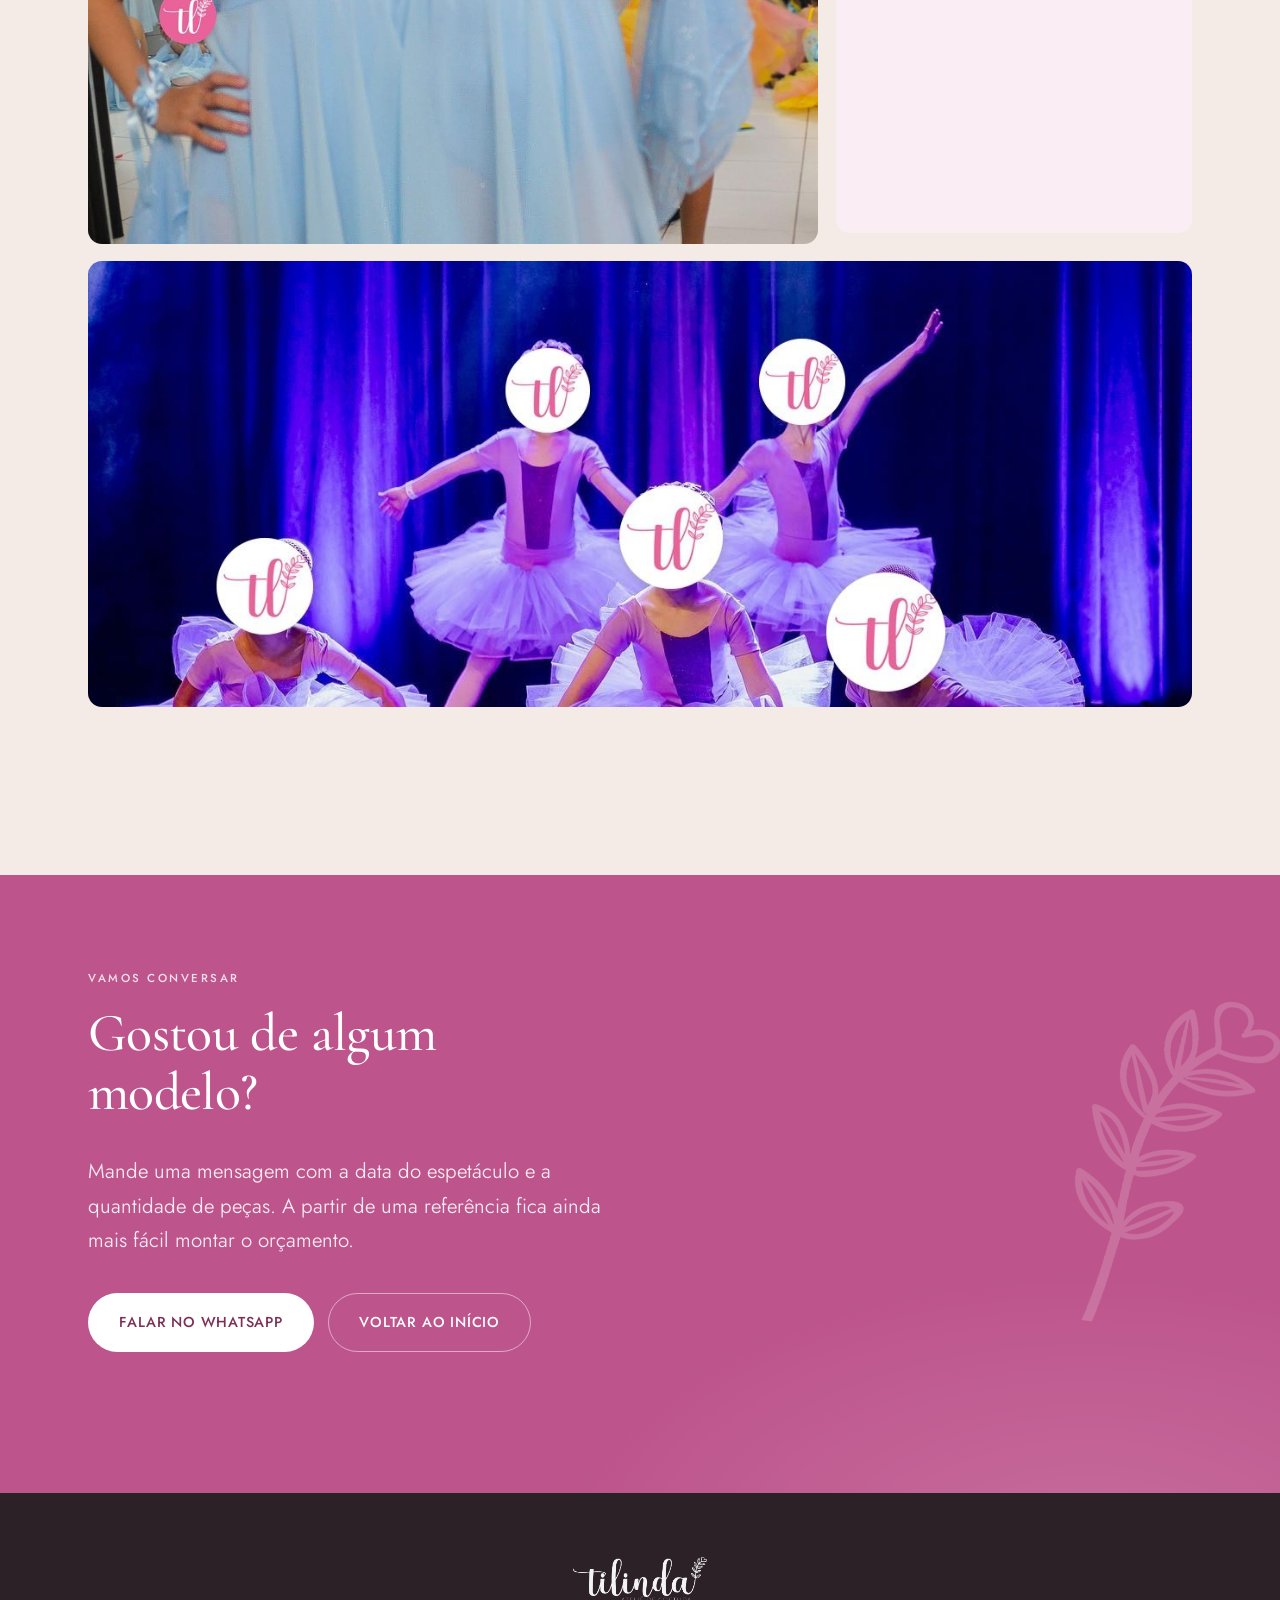
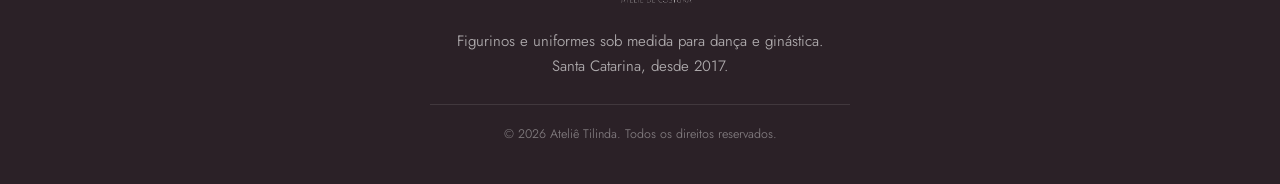
<file: portfolio.html>
<!doctype html>
<html lang="pt-BR">
<head>
<meta charset="utf-8">
<meta name="viewport" content="width=device-width, initial-scale=1, viewport-fit=cover">
<title>Portfólio | Ateliê Tilinda</title>
<meta name="description" content="Galeria completa de figurinos e uniformes de dança e ginástica rítmica e artística produzidos pelo Ateliê Tilinda, em Santa Catarina.">
<meta name="theme-color" content="#BD548C">

<meta property="og:type" content="website">
<meta property="og:locale" content="pt_BR">
<meta property="og:site_name" content="Ateliê Tilinda">
<meta property="og:title" content="Portfólio | Ateliê Tilinda">
<meta property="og:description" content="Figurinos e uniformes sob medida para dança e ginástica rítmica e artística.">
<meta property="og:image" content="https://atelietilinda.github.io/assets/img/og-image.png">
<meta property="og:url" content="https://atelietilinda.github.io/portfolio.html">
<meta name="twitter:card" content="summary_large_image">

<link rel="canonical" href="https://atelietilinda.github.io/portfolio.html">
<link rel="icon" href="assets/img/favicon.png" type="image/png">
<link rel="apple-touch-icon" href="assets/img/apple-touch-icon.png">

<link rel="preconnect" href="https://fonts.googleapis.com">
<link rel="preconnect" href="https://fonts.gstatic.com" crossorigin>
<link href="https://fonts.googleapis.com/css2?family=Cormorant+Garamond:ital,wght@0,400;0,500;0,600;1,400&family=Jost:wght@300;400;500;600&display=swap" rel="stylesheet">

<link rel="stylesheet" href="assets/css/style.css">
<script>document.documentElement.classList.add('js');</script>
</head>
<body>

<a class="skip-link" href="#conteudo">Pular para o conteúdo</a>

<header class="site-header">
  <div class="shell header-inner">
    <a class="brand" href="index.html" aria-label="Ateliê Tilinda, início">
      <img src="assets/img/logo-tilinda-rosa.png" alt="Ateliê Tilinda" width="4049" height="1442">
    </a>

    <nav class="nav" id="nav" aria-label="Navegação principal">
      <ul>
        <li><a href="index.html">Início</a></li>
        <li><a href="portfolio.html" aria-current="page">Portfólio</a></li>
        <li><a href="cuidados.html">Cuidados</a></li>
      </ul>
      <a class="btn btn-primary btn-sm nav-cta" href="https://wa.me/5548988545421?text=Ol%C3%A1%21%20Vim%20pelo%20site%20e%20gostaria%20de%20um%20or%C3%A7amento." target="_blank" rel="noopener">WhatsApp</a>
    </nav>

    <button class="nav-toggle" id="navToggle" aria-expanded="false" aria-controls="nav">
      <span class="nav-toggle-bars" aria-hidden="true"><i></i><i></i><i></i></span>
      <span class="sr-only">Abrir menu</span>
    </button>
  </div>
</header>

<main id="conteudo">

  <section class="pagina-topo">
    <div class="shell">
      <nav class="migalhas" aria-label="Você está em">
        <a href="index.html">Início</a>
        <span aria-hidden="true">/</span>
        <span>Portfólio</span>
      </nav>

      <div class="pagina-topo-grid reveal">
        <div>
          <p class="eyebrow">Portfólio completo</p>
          <h1>Todos os trabalhos que já subiram ao palco.</h1>
        </div>
        <p class="section-aside">
          Figurinos de dança, uniformes de treino e peças de ginástica rítmica e
          artística produzidos no ateliê. Clique em qualquer foto para ampliar.
        </p>
      </div>

      <div class="seam" role="presentation"></div>
    </div>
  </section>

  <section class="portfolio portfolio-pagina">
    <div class="shell">
      <div class="galeria" id="galeria" data-vazios="12" aria-live="polite"></div>

      <p class="galeria-rodape reveal">
        Mais registros do dia a dia do ateliê no
        <a href="https://www.instagram.com/atelietilinda/" target="_blank" rel="noopener">Instagram @atelietilinda</a>.
      </p>
    </div>
  </section>

  <section class="contato" id="contato" aria-labelledby="contato-titulo">
    <div class="shell contato-inner">
      <img class="contato-sprig" src="assets/img/ramo-branco.png" alt="" aria-hidden="true" width="589" height="860">

      <div class="contato-text reveal">
        <p class="eyebrow eyebrow-light">Vamos conversar</p>
        <h2 id="contato-titulo">Gostou de algum modelo?</h2>
        <p class="lead">
          Mande uma mensagem com a data do espetáculo e a quantidade de peças.
          A partir de uma referência fica ainda mais fácil montar o orçamento.
        </p>

        <div class="contato-actions">
          <a class="btn btn-light" href="https://wa.me/5548988545421?text=Ol%C3%A1%21%20Vim%20pelo%20site%20e%20gostaria%20de%20um%20or%C3%A7amento." target="_blank" rel="noopener">
            Falar no WhatsApp
          </a>
          <a class="btn btn-outline-light" href="index.html">Voltar ao início</a>
        </div>
      </div>
    </div>
  </section>

</main>

<footer class="site-footer">
  <div class="shell footer-inner">
    <img class="footer-logo" src="assets/img/logo-tilinda-branco.png" alt="Ateliê Tilinda" width="4049" height="1442">
    <p class="footer-tag">Figurinos e uniformes sob medida para dança e ginástica.<br>Santa Catarina, desde 2017.</p>
    <p class="footer-legal">© <span id="ano">2026</span> Ateliê Tilinda. Todos os direitos reservados.</p>
  </div>
</footer>

<div class="lightbox" id="lightbox" role="dialog" aria-modal="true" aria-label="Imagem ampliada" hidden>
  <button class="lightbox-close" id="lbClose" aria-label="Fechar">&times;</button>
  <button class="lightbox-nav lightbox-prev" id="lbPrev" aria-label="Imagem anterior">&#8249;</button>
  <figure class="lightbox-figure">
    <img id="lbImg" alt="">
    <figcaption id="lbCap"></figcaption>
  </figure>
  <button class="lightbox-nav lightbox-next" id="lbNext" aria-label="Próxima imagem">&#8250;</button>
</div>

<a class="whats-float" href="https://wa.me/5548988545421?text=Ol%C3%A1%21%20Vim%20pelo%20site%20e%20gostaria%20de%20um%20or%C3%A7amento." target="_blank" rel="noopener" aria-label="Falar no WhatsApp">
  <svg viewBox="0 0 24 24" aria-hidden="true" focusable="false">
    <path d="M12.04 2C6.58 2 2.13 6.45 2.13 11.91c0 1.75.46 3.45 1.32 4.95L2 22l5.25-1.38a9.9 9.9 0 0 0 4.79 1.22h.01c5.46 0 9.91-4.45 9.91-9.91 0-2.65-1.03-5.14-2.9-7.01A9.82 9.82 0 0 0 12.04 2Zm0 18.15h-.01a8.2 8.2 0 0 1-4.19-1.15l-.3-.18-3.12.82.83-3.04-.2-.31a8.17 8.17 0 0 1-1.26-4.38c0-4.54 3.7-8.23 8.25-8.23 2.2 0 4.27.86 5.83 2.42a8.19 8.19 0 0 1 2.41 5.82c0 4.54-3.7 8.23-8.24 8.23Zm4.52-6.16c-.25-.12-1.47-.72-1.69-.81-.23-.08-.39-.12-.56.13-.17.24-.64.8-.79.97-.14.16-.29.18-.54.06-.25-.12-1.05-.39-1.99-1.23-.74-.66-1.23-1.47-1.38-1.72-.14-.25-.01-.38.11-.5.11-.11.25-.29.37-.43.13-.15.17-.25.25-.41.08-.17.04-.31-.02-.43-.06-.12-.56-1.34-.76-1.84-.2-.48-.41-.42-.56-.43h-.48c-.17 0-.43.06-.66.31-.23.25-.86.85-.86 2.07 0 1.22.89 2.4 1.01 2.56.12.17 1.74 2.66 4.22 3.73.59.25 1.05.4 1.41.52.59.19 1.13.16 1.56.1.47-.07 1.47-.6 1.67-1.18.21-.58.21-1.07.15-1.18-.06-.1-.23-.16-.48-.29Z"/>
  </svg>
</a>

<script src="assets/js/galeria.js"></script>
<script src="assets/js/main.js"></script>
</body>
</html>
</file>
<file: assets/css/style.css>
/* =========================================================
   Ateliê Tilinda — folha de estilo única
   Paleta: creme quente + rosa de marca #BD548C
   ========================================================= */

:root{
  /* cores */
  --cream:      #FBF7F4;
  --cream-deep: #F4EBE6;
  --white:      #FFFFFF;

  --ink:        #2B2127;
  --ink-2:      #584A52;
  --ink-3:      #8A7B83;

  --rosa:       #BD548C;  /* cor oficial da marca */
  --rosa-700:   #A5406F;  /* interativo / texto sobre creme */
  --rosa-900:   #7E2F55;
  --rosa-50:    #FAEEF4;
  --rosa-100:   #F2DCE8;

  --line:       #E8DDD7;
  --line-soft:  #F0E7E1;

  /* tipografia */
  --font-display: "Cormorant Garamond", Georgia, "Times New Roman", serif;
  --font-ui: "Jost", "Segoe UI", system-ui, -apple-system, sans-serif;

  /* ritmo */
  --pad-y: clamp(3.25rem, 2.2rem + 4.5vw, 6.5rem);
  --shell: 1200px;
  --gutter: clamp(1.25rem, 5vw, 3rem);
  --radius: 14px;

  --shadow-soft: 0 18px 50px -24px rgba(72, 40, 58, .32);
  --shadow-card: 0 2px 4px rgba(72, 40, 58, .04), 0 14px 38px -22px rgba(72, 40, 58, .26);
}

/* ---------- reset ---------- */
*, *::before, *::after { box-sizing: border-box; }
html{
  -webkit-text-size-adjust: 100%;
  scroll-behavior: smooth;
}
body{
  margin:0;
  background: var(--cream);
  color: var(--ink-2);
  font-family: var(--font-ui);
  font-weight: 350;
  font-size: 1.0625rem;
  line-height: 1.75;
  -webkit-font-smoothing: antialiased;
  overflow-x: hidden;
}
img{ max-width:100%; height:auto; display:block; }
a{ color: var(--rosa-700); }
h1,h2,h3,h4{ color: var(--ink); margin:0; }
p{ margin:0 0 1.1em; }
ul,ol{ margin:0; padding:0; list-style:none; }
dl,dd,dt{ margin:0; }
button{ font:inherit; color:inherit; }

.sr-only{
  position:absolute; width:1px; height:1px; padding:0; margin:-1px;
  overflow:hidden; clip:rect(0 0 0 0); white-space:nowrap; border:0;
}
.skip-link{
  position:absolute; left:50%; top:0; transform:translate(-50%,-120%);
  background:var(--ink); color:#fff; padding:.7rem 1.2rem; border-radius:0 0 8px 8px;
  z-index:200; text-decoration:none; font-size:.9rem;
  transition:transform .2s ease;
}
.skip-link:focus-visible{ transform:translate(-50%,0); }

:focus-visible{
  outline:2px solid var(--rosa-700);
  outline-offset:3px;
  border-radius:4px;
}

.shell{
  width:100%; max-width:var(--shell); margin-inline:auto;
  padding-inline: var(--gutter);
}

section{ scroll-margin-top: 92px; }

/* ---------- tipografia base ---------- */
h1{
  font-family: var(--font-display);
  font-weight: 500;
  font-size: clamp(2.65rem, 1.5rem + 4.4vw, 5.1rem);
  line-height: 1.02;
  letter-spacing: -.018em;
  margin-bottom: .55em;
}
h1 em{
  font-style: italic;
  font-weight: 400;
  color: var(--rosa-700);
}
h2{
  font-family: var(--font-display);
  font-weight: 500;
  font-size: clamp(2rem, 1.3rem + 2.6vw, 3.35rem);
  line-height: 1.1;
  letter-spacing: -.012em;
}
h3{
  font-family: var(--font-ui);
  font-weight: 500;
  font-size: 1.2rem;
  line-height: 1.35;
  letter-spacing: -.005em;
}
.lead{
  font-size: clamp(1.08rem, 1rem + .35vw, 1.28rem);
  line-height: 1.68;
  color: var(--ink-2);
  max-width: 46ch;
}
.eyebrow{
  font-size: .72rem;
  font-weight: 500;
  letter-spacing: .22em;
  text-transform: uppercase;
  color: var(--rosa-700);
  margin: 0 0 1.4em;
}
.eyebrow-light{ color: rgba(255,255,255,.82); }

/* ---------- costura (divisor pontilhado) ---------- */
.seam{
  height:1px; margin: clamp(1.9rem,3.4vw,3rem) 0;
  background-image: repeating-linear-gradient(
    to right, var(--line) 0 11px, transparent 11px 20px
  );
}

/* ---------- botões ---------- */
.btn{
  display:inline-flex; align-items:center; justify-content:center; gap:.5rem;
  font-family: var(--font-ui);
  font-size: .9rem; font-weight: 500;
  letter-spacing: .055em; text-transform: uppercase;
  padding: 1rem 1.9rem;
  border-radius: 999px;
  border:1px solid transparent;
  text-decoration:none; cursor:pointer;
  transition: background-color .25s ease, color .25s ease, border-color .25s ease,
              transform .25s ease, box-shadow .25s ease;
}
.btn-sm{ padding:.62rem 1.25rem; font-size:.78rem; }

.btn-primary{
  background: var(--rosa-700); color:#fff;
  box-shadow: 0 10px 26px -14px rgba(126,47,85,.8);
}
.btn-primary:hover{ background: var(--rosa-900); transform: translateY(-2px); }

.btn-ghost{
  background: transparent; color: var(--ink);
  border-color: var(--line);
}
.btn-ghost:hover{ border-color: var(--rosa-700); color: var(--rosa-700); transform: translateY(-2px); }

.btn-light{
  background:#fff; color: var(--rosa-900);
}
.btn-light:hover{ background: var(--rosa-50); transform: translateY(-2px); }

.btn-outline-light{
  background: transparent; color:#fff; border-color: rgba(255,255,255,.5);
}
.btn-outline-light:hover{ border-color:#fff; background: rgba(255,255,255,.12); transform: translateY(-2px); }

/* =========================================================
   HEADER
   ========================================================= */
.site-header{
  position: sticky; top:0; z-index:100;
  padding-top: env(safe-area-inset-top, 0px);
  transition: background-color .3s ease, box-shadow .3s ease, border-color .3s ease;
  border-bottom:1px solid transparent;
}
.site-header.is-stuck{
  background: rgba(251,247,244,.92);
  backdrop-filter: blur(12px);
  -webkit-backdrop-filter: blur(12px);
  border-bottom-color: var(--line-soft);
}
.header-inner{
  display:flex; align-items:center; justify-content:space-between; gap:1.5rem;
  min-height: 78px;
}
.brand img{ height: 40px; width:auto; }

.nav{ display:flex; align-items:center; gap: clamp(1.2rem, 2.4vw, 2.4rem); }
.nav ul{ display:flex; gap: clamp(1.2rem, 2.2vw, 2.1rem); }
.nav ul a{
  text-decoration:none; color: var(--ink-2);
  font-size:.86rem; font-weight:400; letter-spacing:.07em; text-transform:uppercase;
  position:relative; padding-block:.35rem;
  transition: color .2s ease;
}
.nav ul a::after{
  content:""; position:absolute; left:0; right:0; bottom:0; height:1px;
  background: var(--rosa-700); transform: scaleX(0); transform-origin:left;
  transition: transform .3s cubic-bezier(.2,.7,.3,1);
}
.nav ul a:hover{ color: var(--rosa-700); }
.nav ul a:hover::after{ transform: scaleX(1); }
.nav-cta{ text-transform:uppercase; }

.nav-toggle{
  display:none; background:none; border:0; cursor:pointer;
  padding:.6rem; margin-right:-.6rem;
}
.nav-toggle-bars{ display:block; width:26px; }
.nav-toggle-bars i{
  display:block; height:1.5px; background: var(--ink); border-radius:2px;
  transition: transform .3s ease, opacity .25s ease;
}
.nav-toggle-bars i + i{ margin-top:6px; }
.nav-toggle[aria-expanded="true"] i:nth-child(1){ transform: translateY(7.5px) rotate(45deg); }
.nav-toggle[aria-expanded="true"] i:nth-child(2){ opacity:0; }
.nav-toggle[aria-expanded="true"] i:nth-child(3){ transform: translateY(-7.5px) rotate(-45deg); }

/* =========================================================
   HERO
   ========================================================= */
.hero{
  padding-top: clamp(2.5rem, 1rem + 5vw, 5rem);
  padding-bottom: var(--pad-y);
  position:relative;
}
.hero::before{
  content:""; position:absolute; inset:0 0 auto; height:78%;
  background:
    radial-gradient(1100px 520px at 88% -8%, var(--rosa-50) 0%, transparent 62%),
    radial-gradient(760px 420px at 4% 8%, #FDF4EF 0%, transparent 60%);
  pointer-events:none; z-index:0;
}
.hero-grid{
  position:relative; z-index:1;
  display:grid; gap: clamp(2.5rem, 5vw, 4.5rem);
  grid-template-columns: 1.08fr .92fr;
  align-items:center;
}
.hero-text{ max-width: 34rem; }
.hero-actions{
  display:flex; flex-wrap:wrap; gap:.85rem;
  margin: 2.1rem 0 2.6rem;
}
.hero-meta{
  display:flex; flex-wrap:wrap; gap:.45rem 1.9rem;
  font-size:.82rem; letter-spacing:.09em; text-transform:uppercase;
  color: var(--ink-3); margin:0;
}
.hero-meta span{ position:relative; }

.hero-media{ position:relative; }
.hero-media .media{
  box-shadow: var(--shadow-soft);
}
.hero-media::after{   /* bloco rosa deslocado atrás da foto */
  content:""; position:absolute; z-index:-1;
  inset: 2.2rem -1.6rem -1.8rem 2.6rem;
  background: var(--rosa-100);
  border-radius: 50% 50% 12px 12px / 30% 30% 3% 3%;
}
.hero-sprig{
  position:absolute; left:-3.4rem; bottom:-1rem;
  width: clamp(62px, 7vw, 96px); height:auto;
  opacity:.22; transform: rotate(-16deg);
  pointer-events:none;
}

/* ---------- figura / placeholder ---------- */
.media{
  position:relative; margin:0; overflow:hidden;
  background: var(--rosa-50);
  border-radius: var(--radius);
}
.media img{ width:100%; height:100%; object-fit:cover; }
.media-arch{
  aspect-ratio: 3 / 4;
  border-radius: 50% 50% 12px 12px / 32% 32% 3% 3%;
}
.media.is-empty{
  border: 1px dashed var(--rosa-100);
  background: linear-gradient(170deg, #FDF5F9 0%, var(--rosa-50) 100%);
}
.media.is-empty::before{
  content:""; position:absolute; inset:0;
  background: url("../img/ramo.png") center 44% / auto 38% no-repeat;
  opacity:.15;
}
.media.is-empty::after{
  content: attr(data-placeholder);
  position:absolute; left:0; right:0; bottom: 1.6rem;
  text-align:center;
  font-size:.7rem; letter-spacing:.18em; text-transform:uppercase;
  color: var(--rosa-700); opacity:.75;
}

/* =========================================================
   ESPECIALIDADES
   ========================================================= */
.especialidades{ padding-block: var(--pad-y); }
.section-head{ max-width: 44rem; }
.section-head h2{ max-width: 20ch; }
.section-head-split{
  max-width:none;
  display:grid; grid-template-columns: 1.3fr 1fr;
  gap: clamp(1.5rem, 4vw, 4rem); align-items:end;
  margin-bottom: clamp(2rem, 3.4vw, 3rem);
}
.section-aside{
  color: var(--ink-3); font-size:.98rem; margin:0; max-width: 34ch;
}

.cards{
  display:grid; gap: clamp(1.5rem, 2.5vw, 2.2rem);
  grid-template-columns: repeat(4, 1fr);
}
.card{
  background: var(--white);
  border:1px solid var(--line-soft);
  border-radius: var(--radius);
  padding: 2rem 1.6rem 1.8rem;
  position:relative;
  transition: transform .35s cubic-bezier(.2,.7,.3,1), box-shadow .35s ease, border-color .35s ease;
}
.card:hover{
  transform: translateY(-6px);
  box-shadow: var(--shadow-card);
  border-color: var(--rosa-100);
}
.card-num{
  display:block;
  font-family: var(--font-display);
  font-size: 1.5rem; font-style:italic;
  color: var(--rosa); opacity:.55;
  margin-bottom:.9rem; line-height:1;
}
.card h3{ margin-bottom:.6rem; }
.card p{ margin:0; font-size:.96rem; line-height:1.7; color: var(--ink-2); }

/* =========================================================
   PORTFÓLIO
   ========================================================= */
.portfolio{
  padding-block: var(--pad-y);
  background: var(--cream-deep);
}
.galeria{
  display:grid; gap: clamp(.75rem, 1.4vw, 1.1rem);
  grid-template-columns: repeat(3, 1fr);
  grid-auto-flow: dense;
}
.g-item{
  position:relative; margin:0; overflow:hidden;
  border-radius: var(--radius);
  background: var(--rosa-50);
  aspect-ratio: 4 / 5;
}
.g-item:nth-child(5n+1){
  grid-column: span 2; aspect-ratio: 8 / 5;
}
.g-item img{
  width:100%; height:100%; object-fit:cover;
  transition: transform .8s cubic-bezier(.2,.7,.3,1);
}
.g-btn{
  position:absolute; inset:0; width:100%; height:100%;
  padding:0; border:0; background:none; cursor: zoom-in;
  display:block;
}
.g-item::after{   /* véu no hover */
  content:""; position:absolute; inset:0; pointer-events:none;
  background: linear-gradient(to top, rgba(43,33,39,.55), transparent 48%);
  opacity:0; transition: opacity .4s ease;
}
.g-item:hover img, .g-item:focus-within img{ transform: scale(1.055); }
.g-item:hover::after, .g-item:focus-within::after{ opacity:1; }
.g-cap{
  position:absolute; left:1.1rem; right:1.1rem; bottom:1rem; z-index:2;
  color:#fff; font-size:.85rem; letter-spacing:.04em;
  opacity:0; transform: translateY(8px);
  transition: opacity .4s ease, transform .4s ease;
  pointer-events:none;
}
.g-item:hover .g-cap, .g-item:focus-within .g-cap{ opacity:1; transform:none; }

/* placeholders enquanto as fotos não chegam */
.g-item.is-placeholder{
  border:1px dashed var(--rosa-100);
  background: linear-gradient(170deg, #FDF5F9 0%, var(--rosa-50) 100%);
  display:grid; place-items:center;
}
.g-item.is-placeholder::before{
  content:""; position:absolute; inset:0;
  background: url("../img/ramo.png") center / auto 34% no-repeat;
  opacity:.13;
}
.g-item.is-placeholder span{
  position:relative; z-index:1;
  font-size:.68rem; letter-spacing:.2em; text-transform:uppercase;
  color: var(--rosa-700); opacity:.7;
}
.g-item.is-placeholder::after{ display:none; }

/* link "Veja mais trabalhos" */
.galeria-mais{
  margin: clamp(2rem,4vw,3rem) 0 0;
  text-align:center;
}
.galeria-mais[hidden]{ display:none; }
.link-mais{
  display:inline-flex; align-items:center; gap:.7rem;
  font-size:.9rem; font-weight:500;
  letter-spacing:.055em; text-transform:uppercase;
  color: var(--rosa-700); text-decoration:none;
  padding:.95rem 1.9rem;
  border:1px solid var(--rosa-100); border-radius:999px;
  background: rgba(255,255,255,.6);
  transition: background-color .25s ease, border-color .25s ease, color .25s ease, transform .25s ease;
}
.link-mais svg{ width:17px; height:17px; transition: transform .3s cubic-bezier(.2,.7,.3,1); }
.link-mais:hover{
  background: var(--rosa-700); border-color: var(--rosa-700); color:#fff;
  transform: translateY(-2px);
}
.link-mais:hover svg{ transform: translate(3px,-3px); }

/* ---------- página interna do portfólio ---------- */
.pagina-topo{
  padding-top: clamp(1.5rem, 1rem + 2vw, 2.5rem);
  padding-bottom: 0;
}
.migalhas{
  display:flex; gap:.6rem; align-items:center;
  font-size:.78rem; letter-spacing:.08em; text-transform:uppercase;
  color: var(--ink-3); margin-bottom: clamp(2rem,4vw,3.2rem);
}
.migalhas a{ color: var(--ink-3); text-decoration:none; }
.migalhas a:hover{ color: var(--rosa-700); }
.pagina-topo-grid{
  display:grid; grid-template-columns: 1.4fr 1fr;
  gap: clamp(1.5rem, 4vw, 4rem); align-items:end;
}
.pagina-topo h1{
  font-size: clamp(2.2rem, 1.4rem + 3vw, 3.9rem);
  max-width: 16ch; margin-bottom:0;
}
.portfolio-pagina{ padding-top: clamp(2.5rem,5vw,4rem); }

/* a galeria da página inicial usa blocos iguais (3 x 2),
   sem o bloco largo — assim as 6 fotos fecham duas fileiras */
.galeria-home .g-item:nth-child(5n+1){
  grid-column: span 1;
  aspect-ratio: 4 / 5;
}

.galeria-rodape{
  margin: clamp(2rem,4vw,3rem) 0 0;
  text-align:center; color: var(--ink-3); font-size:.98rem;
}
.galeria-rodape a{ color: var(--rosa-700); text-underline-offset:4px; }

/* =========================================================
   PÁGINA DE CUIDADOS
   ========================================================= */
.cuidados{
  padding-top: clamp(2.5rem,5vw,4rem);
  padding-bottom: var(--pad-y);
}
.regras{
  display:grid; gap: clamp(1.1rem, 2vw, 1.6rem);
  grid-template-columns: repeat(6, 1fr);
}
/* 5 regras em duas fileiras cheias: 3 em cima, 2 embaixo */
.regra{ grid-column: span 2; }
.regra:nth-child(4), .regra:nth-child(5){ grid-column: span 3; }

@media (max-width: 1040px){
  .regra{ grid-column: span 3; }
  .regra:nth-child(5){ grid-column: span 6; }
}
@media (max-width: 620px){
  .regra, .regra:nth-child(4), .regra:nth-child(5){ grid-column: span 6; }
}
.regra{
  background: var(--white);
  border:1px solid var(--line-soft);
  border-radius: var(--radius);
  padding: 1.9rem 1.6rem;
  transition: transform .35s cubic-bezier(.2,.7,.3,1), box-shadow .35s ease, border-color .35s ease;
}
.regra:hover{
  transform: translateY(-5px);
  box-shadow: var(--shadow-card);
  border-color: var(--rosa-100);
}
.regra svg{
  width:46px; height:46px; display:block; margin-bottom:1.15rem;
  color: var(--rosa);
  fill:none; stroke: currentColor; stroke-width:1.7;
  stroke-linecap:round; stroke-linejoin:round;
}
.regra h3{ margin-bottom:.5rem; }
.regra p{ margin:0; font-size:.96rem; line-height:1.7; color: var(--ink-2); }

.aviso{
  margin-top: clamp(1.1rem, 2vw, 1.6rem);
  display:flex; gap: clamp(1rem,2.5vw,1.6rem); align-items:flex-start;
  background: var(--rosa-50);
  border:1px solid var(--rosa-100);
  border-radius: var(--radius);
  padding: clamp(1.4rem,3vw,2rem);
}
.aviso svg{
  flex:none; width:42px; height:42px;
  color: var(--rosa-700);
  fill:none; stroke: currentColor; stroke-width:1.7;
  stroke-linecap:round; stroke-linejoin:round;
}
.aviso-texto{ min-width:0; }
.aviso h3{ margin-bottom:.45rem; }
.aviso p{ margin:0; font-size:.98rem; color: var(--ink-2); }

.cuidados-rodape{
  margin: clamp(2rem,4vw,3rem) 0 0;
  text-align:center; color: var(--ink-3); font-size:.98rem;
}
.cuidados-rodape a{ color: var(--rosa-700); text-underline-offset:4px; }

/* =========================================================
   SOBRE
   ========================================================= */
.sobre{ padding-block: var(--pad-y); }
.sobre-grid{
  display:grid; grid-template-columns: .85fr 1.15fr;
  gap: clamp(2.5rem, 6vw, 5.5rem); align-items:center;
}
.sobre-media{ position:relative; }
.sobre-media .media{ box-shadow: var(--shadow-soft); }
.sobre-text{ max-width: 40rem; }
.sobre-text h2{ margin-bottom:.7em; }
.sobre-text strong{ color: var(--ink); font-weight:500; }


/* =========================================================
   COMO FUNCIONA
   ========================================================= */
.processo{
  padding-block: var(--pad-y);
  background: var(--white);
  border-block:1px solid var(--line-soft);
}
.processo .section-head{ margin-bottom: clamp(2rem,3.4vw,3rem); }
.passos{
  display:grid; grid-template-columns: repeat(4, 1fr);
  gap: clamp(1.8rem, 3vw, 2.8rem);
  counter-reset: passo;
}
.passo{ position:relative; padding-top: 2.4rem; }
.passo::before{   /* linha-costura ligando os passos */
  content:""; position:absolute; top: .78rem; left: 2.6rem; right: -1.6rem; height:1px;
  background-image: repeating-linear-gradient(to right, var(--rosa-100) 0 7px, transparent 7px 14px);
}
.passo:last-child::before{ display:none; }
.passo-num{
  position:absolute; top:0; left:0;
  width:1.65rem; height:1.65rem; border-radius:50%;
  display:grid; place-items:center;
  background: var(--rosa); color:#fff;
  font-size:.78rem; font-weight:500; line-height:1;
}
.passo h3{ margin-bottom:.55rem; }
.passo p{ margin:0; font-size:.96rem; line-height:1.72; }

/* =========================================================
   CONTATO
   ========================================================= */
.contato{
  padding-block: var(--pad-y);
  background: var(--rosa);
  color: rgba(255,255,255,.88);
  position:relative; overflow:hidden;
}
.contato::before{
  content:""; position:absolute; inset:0;
  background: radial-gradient(900px 480px at 85% 110%, rgba(255,255,255,.14), transparent 60%);
  pointer-events:none;
}
.contato-inner{ position:relative; }
.contato h2{ color:#fff; max-width: 17ch; margin-bottom:.6em; }
.contato .lead{ color: rgba(255,255,255,.88); }
.contato-text{ max-width: 46rem; }
.contato-actions{
  display:flex; flex-wrap:wrap; gap:.85rem;
  margin: 2.2rem 0 3rem;
}
.contato-sprig{
  position:absolute; right: -1.5rem; top:50%; transform: translateY(-50%) rotate(8deg);
  width: clamp(130px, 18vw, 260px); height:auto;
  opacity:.17; pointer-events:none;
}
.contato-dados{
  display:grid; grid-template-columns: repeat(3, minmax(0,1fr));
  gap: 1.8rem 2.5rem;
  padding-top: 2.2rem;
  border-top:1px solid rgba(255,255,255,.26);
  max-width: 46rem;
}
.contato-dados dt{
  font-size:.68rem; letter-spacing:.2em; text-transform:uppercase;
  color: rgba(255,255,255,.7); margin-bottom:.4rem;
}
.contato-dados dd{ font-size:1rem; line-height:1.5; color:#fff; }
.contato-dados a{ color:#fff; text-decoration:none; border-bottom:1px solid rgba(255,255,255,.45); }
.contato-dados a:hover{ border-bottom-color:#fff; }

/* =========================================================
   FOOTER
   ========================================================= */
.site-footer{
  background: var(--ink); color: rgba(255,255,255,.62);
  padding-block: clamp(3rem, 5vw, 4.5rem) clamp(2rem, 3vw, 2.5rem);
  padding-bottom: calc(clamp(2rem,3vw,2.5rem) + env(safe-area-inset-bottom, 0px));
  text-align:center;
}
.footer-inner{ display:grid; justify-items:center; gap:1.5rem; }
.footer-logo{ height: 48px; width:auto; opacity:.95; }
.footer-tag{ margin:0; font-size:.94rem; line-height:1.7; max-width: 42ch; }
.footer-legal{
  margin:0; font-size:.78rem; color: rgba(255,255,255,.4);
  padding-top:1.2rem; border-top:1px solid rgba(255,255,255,.1); width:100%;
  max-width: 420px;
}

/* =========================================================
   LIGHTBOX
   ========================================================= */
.lightbox{
  position:fixed; inset:0; z-index:300;
  background: rgba(30,20,26,.965);
  backdrop-filter: blur(6px);
  -webkit-backdrop-filter: blur(6px);
  display:grid; grid-template-columns: auto 1fr auto; align-items:center;
  gap: clamp(.5rem, 2vw, 1.5rem);
  padding: clamp(1rem, 4vw, 3rem);
  padding-top: calc(clamp(1rem,4vw,3rem) + env(safe-area-inset-top, 0px));
  opacity:0; transition: opacity .25s ease;
}
.lightbox.is-open{ opacity:1; }
.lightbox[hidden]{ display:none; }
.lightbox-figure{
  margin:0; display:grid; place-items:center; gap:1rem;
  max-height:100%; min-width:0;
}
.lightbox-figure img{
  max-width:100%; max-height: 78vh; width:auto;
  object-fit:contain; border-radius:8px;
}
.lightbox-figure figcaption{
  color: rgba(255,255,255,.8); font-size:.9rem; text-align:center;
  letter-spacing:.04em;
}
.lightbox-close{
  position:absolute; top: calc(.9rem + env(safe-area-inset-top, 0px)); right:1rem;
  width:44px; height:44px; border-radius:50%;
  background: rgba(255,255,255,.12); border:0; color:#fff;
  font-size:1.8rem; line-height:1; cursor:pointer;
  display:grid; place-items:center;
  transition: background-color .2s ease;
}
.lightbox-close:hover{ background: rgba(255,255,255,.24); }
.lightbox-nav{
  width:48px; height:48px; border-radius:50%;
  background: rgba(255,255,255,.1); border:0; color:#fff;
  font-size:2rem; line-height:1; cursor:pointer;
  display:grid; place-items:center;
  transition: background-color .2s ease;
}
.lightbox-nav:hover{ background: rgba(255,255,255,.22); }
.lightbox-nav[hidden]{ display:none; }

/* =========================================================
   BOTÃO FLUTUANTE WHATSAPP
   ========================================================= */
.whats-float{
  position:fixed; z-index:90;
  right: clamp(1rem, 3vw, 1.8rem);
  bottom: calc(clamp(1rem, 3vw, 1.8rem) + env(safe-area-inset-bottom, 0px));
  width:54px; height:54px; border-radius:50%;
  background: var(--rosa-700); color:#fff;
  display:grid; place-items:center;
  box-shadow: 0 10px 28px -10px rgba(126,47,85,.7);
  transition: transform .25s ease, background-color .25s ease;
}
.whats-float svg{ width:28px; height:28px; fill: currentColor; }
.whats-float:hover{ background: var(--rosa-900); transform: scale(1.07); }

/* =========================================================
   ANIMAÇÕES DE ENTRADA
   ========================================================= */
.js .reveal{
  opacity:0; transform: translateY(20px);
  transition: opacity .75s ease, transform .75s cubic-bezier(.2,.7,.3,1);
}
.js .reveal.is-in{ opacity:1; transform:none; }
.js .reveal[data-delay="1"]{ transition-delay:.09s; }
.js .reveal[data-delay="2"]{ transition-delay:.18s; }
.js .reveal[data-delay="3"]{ transition-delay:.27s; }

/* =========================================================
   RESPONSIVO
   ========================================================= */
@media (max-width: 1040px){
  .cards{ grid-template-columns: repeat(2, 1fr); }
  .passos{ grid-template-columns: repeat(2, 1fr); row-gap: 2.6rem; }
  .passo:nth-child(2n)::before{ display:none; }
  .hero-grid{ grid-template-columns: 1fr .85fr; }
}

@media (max-width: 860px){
  .nav-toggle{ display:block; }
  .nav{
    position:fixed; inset: 0 0 auto; top:0;
    flex-direction:column; align-items:stretch; justify-content:center;
    gap:2rem;
    height:100dvh;
    background: var(--cream);
    padding: 6rem var(--gutter) 3rem;
    transform: translateY(-100%);
    transition: transform .4s cubic-bezier(.3,.8,.3,1);
    z-index:-1;
  }
  .nav.is-open{ transform:none; }
  .nav ul{ flex-direction:column; gap:.4rem; }
  .nav ul a{
    font-family: var(--font-display); font-size:2rem; text-transform:none;
    letter-spacing:0; color: var(--ink); padding-block:.4rem;
  }
  .nav ul a::after{ display:none; }
  .nav-cta{ align-self:flex-start; }
  body.nav-open{ overflow:hidden; }

  .hero-grid{ grid-template-columns: 1fr; }
  .hero-text{ max-width:none; }
  .hero-media{ max-width: 24rem; margin-inline:auto; }
  .hero-sprig{ left:-2rem; }

  .section-head-split,
  .pagina-topo-grid{ grid-template-columns:1fr; align-items:start; }
  .sobre-grid{ grid-template-columns:1fr; }
  .sobre-media{ max-width: 22rem; }

  .galeria{ grid-template-columns: repeat(2, 1fr); }
  .g-item:nth-child(5n+1){ grid-column: span 2; aspect-ratio: 16 / 10; }

  .contato-dados{ grid-template-columns:1fr; gap:1.4rem; }
  .contato-sprig{ opacity:.12; right:-3rem; }
}

@media (max-width: 860px){
  /* espaço para o botão flutuante do WhatsApp não cobrir o rodapé */
  .site-footer{ padding-bottom: calc(6rem + env(safe-area-inset-bottom, 0px)); }
}

@media (max-width: 560px){
  .cards{ grid-template-columns:1fr; }
  .passos{ grid-template-columns:1fr; }
  .passo::before{ display:none; }
  .hero-actions .btn, .contato-actions .btn{ flex:1 1 100%; }
  .galeria{ grid-template-columns:1fr; }
  .g-item, .g-item:nth-child(5n+1){ grid-column: span 1; aspect-ratio: 4/5; }
  .lightbox{ grid-template-columns:1fr; grid-template-rows: 1fr auto; row-gap:1.2rem; }
  .lightbox-figure{ grid-row:1; grid-column:1; }
  .lightbox-prev{ grid-row:2; grid-column:1; justify-self:start; }
  .lightbox-next{ grid-row:2; grid-column:1; justify-self:end; }
  .lightbox-figure img{ max-height: 62vh; }
}

@media (prefers-reduced-motion: reduce){
  html{ scroll-behavior:auto; }
  *, *::before, *::after{
    animation-duration:.01ms !important; animation-iteration-count:1 !important;
    transition-duration:.01ms !important; scroll-behavior:auto !important;
  }
  .js .reveal{ opacity:1; transform:none; }
}
</file>
